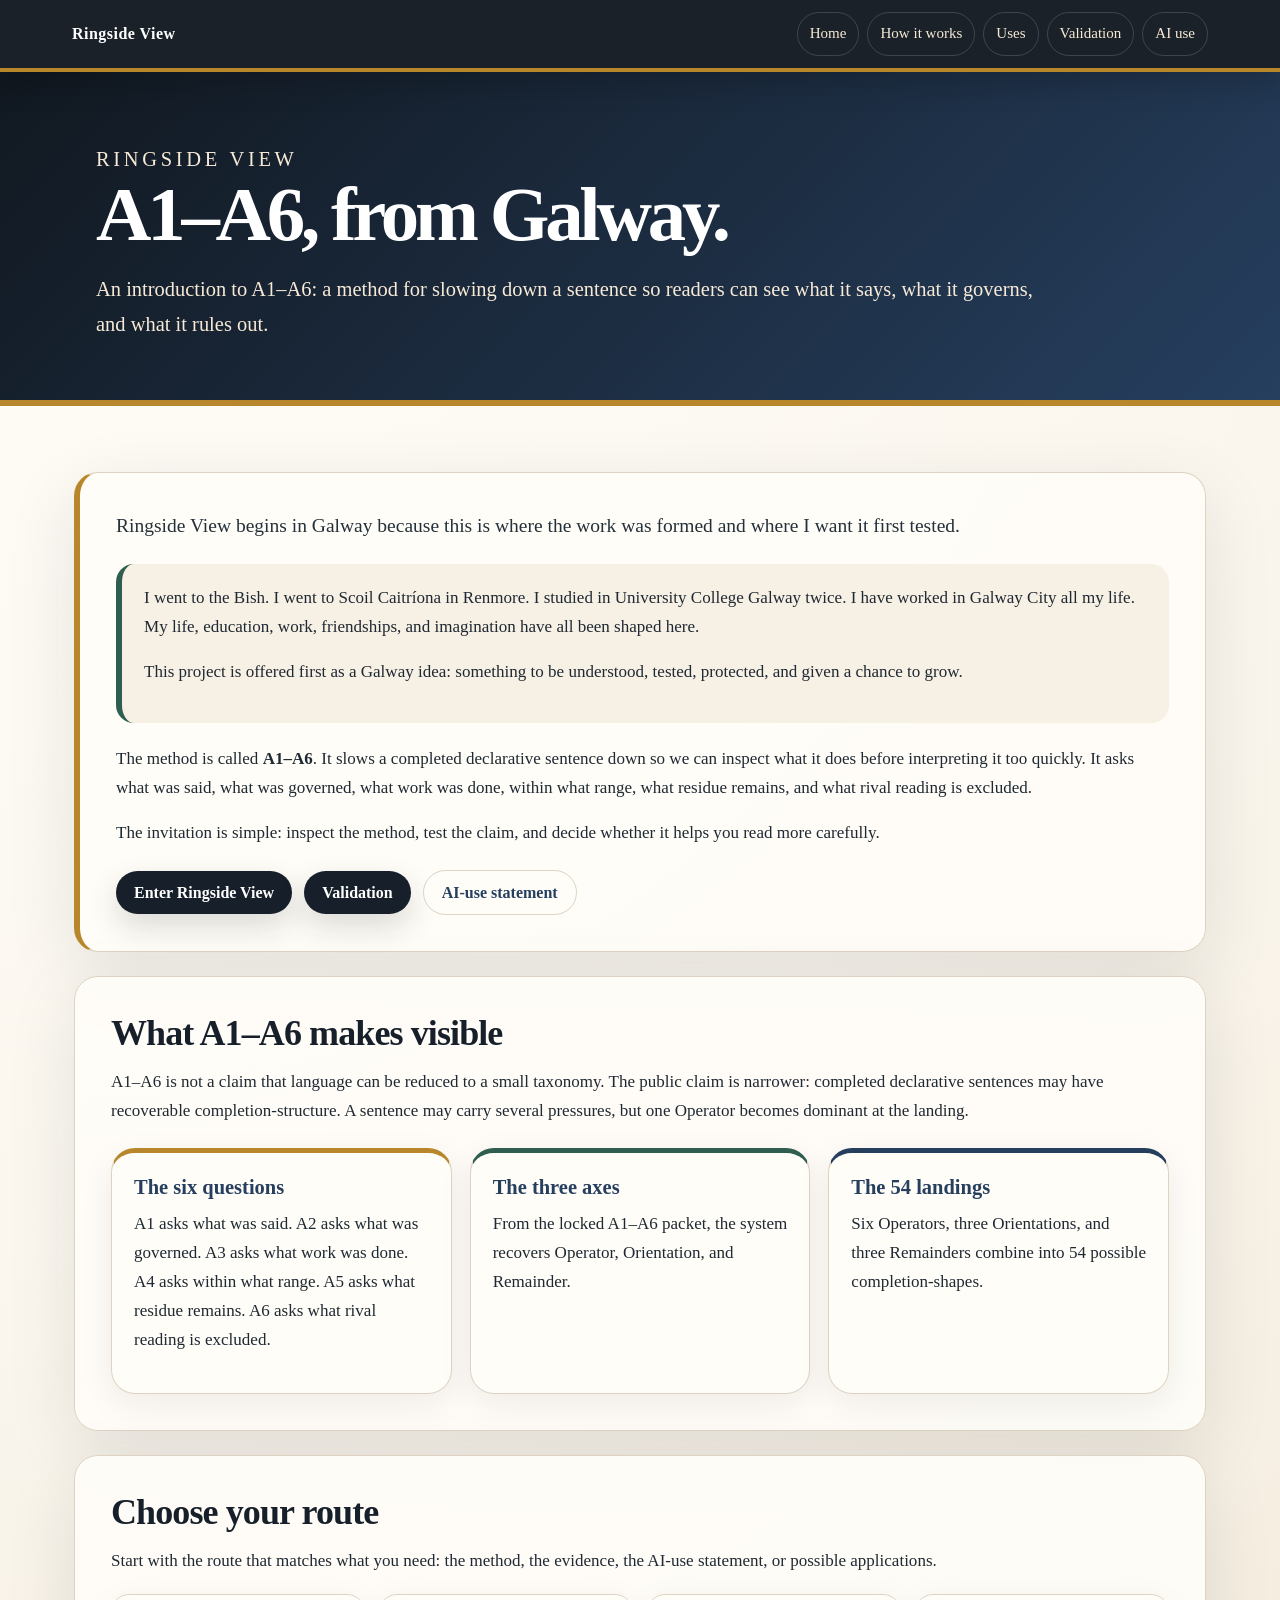
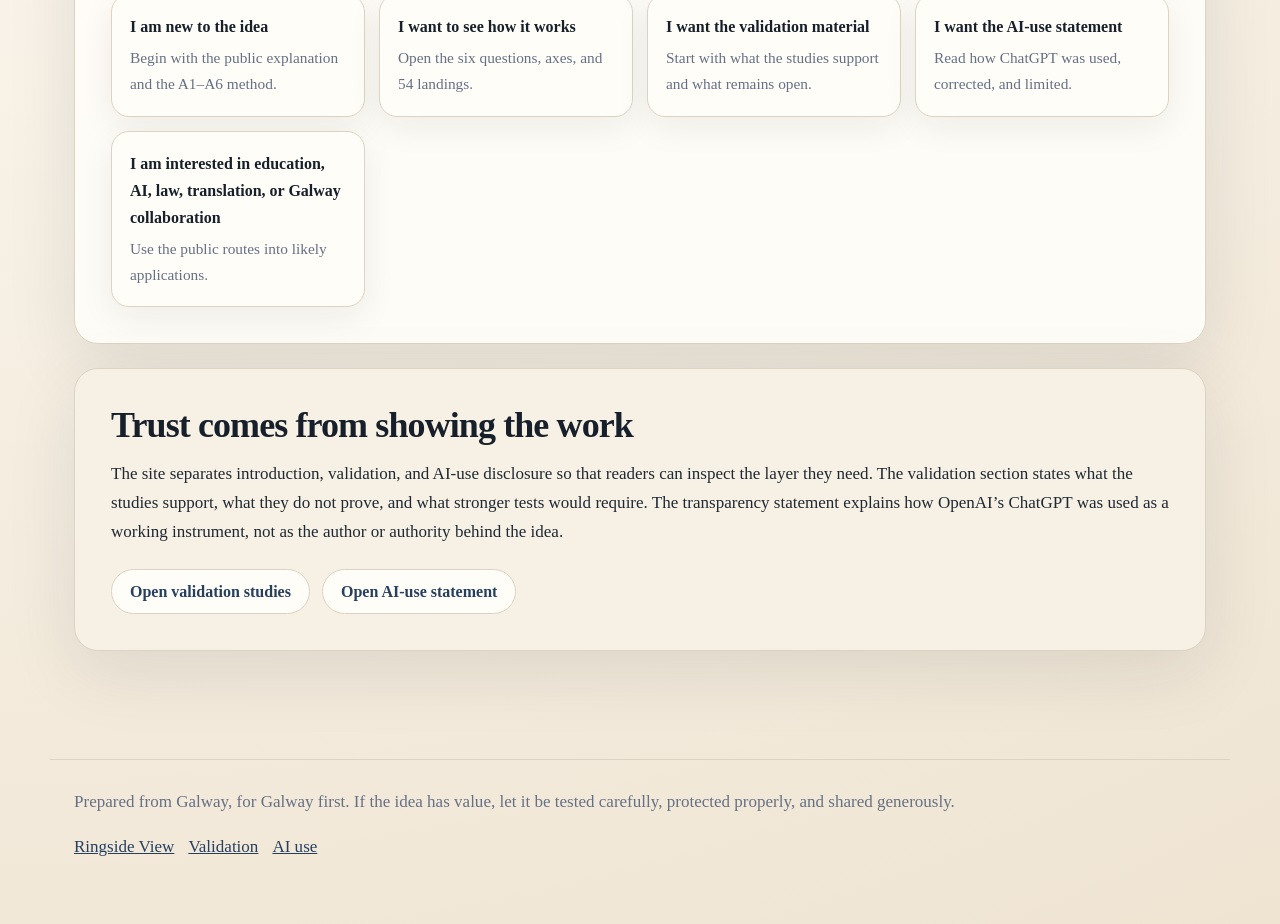
<file: index.html>
<!DOCTYPE html>
<html lang="en">
<head>
  <meta charset="UTF-8" />
  <meta name="viewport" content="width=device-width, initial-scale=1.0" />
  <meta name="description" content="Ringside View introduces A1–A6, a method for inspecting what completed declarative sentences say, govern, leave behind, and rule out." />
  <title>Ringside View — A1–A6</title>
  <link rel="stylesheet" href="assets/site.css" />
</head>
<body>
  <nav class="site-nav" aria-label="Main navigation">
    <div class="nav-inner">
      <a class="brand" href="index.html">Ringside View</a>
      <div class="nav-links">
        <a href="index.html">Home</a>
        <a href="Ringside_View.html#theory">How it works</a>
        <a href="Ringside_View.html#audiences">Uses</a>
        <a href="rigor-and-validation.html">Validation</a>
        <a href="llm-transparency.html">AI use</a>
      </div>
    </div>
  </nav>

  <header class="hero">
    <p class="kicker">Ringside View</p>
    <h1>A1–A6, from Galway.</h1>
    <p>An introduction to A1–A6: a method for slowing down a sentence so readers can see what it says, what it governs, and what it rules out.</p>
  </header>

  <main class="container">
    <section class="section gold">
      <p class="lead">Ringside View begins in Galway because this is where the work was formed and where I want it first tested.</p>
      <div class="callout green">
        <p>I went to the Bish. I went to Scoil Caitríona in Renmore. I studied in University College Galway twice. I have worked in Galway City all my life. My life, education, work, friendships, and imagination have all been shaped here.</p>
        <p>This project is offered first as a Galway idea: something to be understood, tested, protected, and given a chance to grow.</p>
      </div>
      <p>The method is called <strong>A1–A6</strong>. It slows a completed declarative sentence down so we can inspect what it does before interpreting it too quickly. It asks what was said, what was governed, what work was done, within what range, what residue remains, and what rival reading is excluded.</p>
      <p>The invitation is simple: inspect the method, test the claim, and decide whether it helps you read more carefully.</p>
      <div class="button-row" aria-label="Primary entry points">
        <a class="button" href="Ringside_View.html">Enter Ringside View</a>
        <a class="button" href="rigor-and-validation.html">Validation</a>
        <a class="secondary" href="llm-transparency.html">AI-use statement</a>
      </div>
    </section>

    <section class="section">
      <h2>What A1–A6 makes visible</h2>
      <p>A1–A6 is not a claim that language can be reduced to a small taxonomy. The public claim is narrower: completed declarative sentences may have recoverable completion-structure. A sentence may carry several pressures, but one Operator becomes dominant at the landing.</p>
      <div class="grid">
        <article class="card gold">
          <h3>The six questions</h3>
          <p>A1 asks what was said. A2 asks what was governed. A3 asks what work was done. A4 asks within what range. A5 asks what residue remains. A6 asks what rival reading is excluded.</p>
        </article>
        <article class="card green">
          <h3>The three axes</h3>
          <p>From the locked A1–A6 packet, the system recovers Operator, Orientation, and Remainder.</p>
        </article>
        <article class="card blue">
          <h3>The 54 landings</h3>
          <p>Six Operators, three Orientations, and three Remainders combine into 54 possible completion-shapes.</p>
        </article>
      </div>
    </section>

    <section class="route-panel" id="routes">
      <h2>Choose your route</h2>
      <p>Start with the route that matches what you need: the method, the evidence, the AI-use statement, or possible applications.</p>
      <div class="route-list">
        <a class="route" href="Ringside_View.html#overview"><strong>I am new to the idea</strong><span>Begin with the public explanation and the A1–A6 method.</span></a>
        <a class="route" href="Ringside_View.html#theory"><strong>I want to see how it works</strong><span>Open the six questions, axes, and 54 landings.</span></a>
        <a class="route" href="rigor-and-validation.html"><strong>I want the validation material</strong><span>Start with what the studies support and what remains open.</span></a>
        <a class="route" href="llm-transparency.html"><strong>I want the AI-use statement</strong><span>Read how ChatGPT was used, corrected, and limited.</span></a>
        <a class="route" href="Ringside_View.html#audiences"><strong>I am interested in education, AI, law, translation, or Galway collaboration</strong><span>Use the public routes into likely applications.</span></a>
      </div>
    </section>

    <section class="section paper">
      <h2>Trust comes from showing the work</h2>
      <p>The site separates introduction, validation, and AI-use disclosure so that readers can inspect the layer they need. The validation section states what the studies support, what they do not prove, and what stronger tests would require. The transparency statement explains how OpenAI’s ChatGPT was used as a working instrument, not as the author or authority behind the idea.</p>
      <div class="button-row">
        <a class="secondary" href="validation/index.html">Open validation studies</a>
        <a class="secondary" href="llm-transparency.html">Open AI-use statement</a>
      </div>
    </section>
  </main>

  <footer class="footer">
    <p>Prepared from Galway, for Galway first. If the idea has value, let it be tested carefully, protected properly, and shared generously.</p>
    <p><a href="Ringside_View.html">Ringside View</a><a href="rigor-and-validation.html">Validation</a><a href="llm-transparency.html">AI use</a></p>
  </footer>
</body>
</html>
</file>
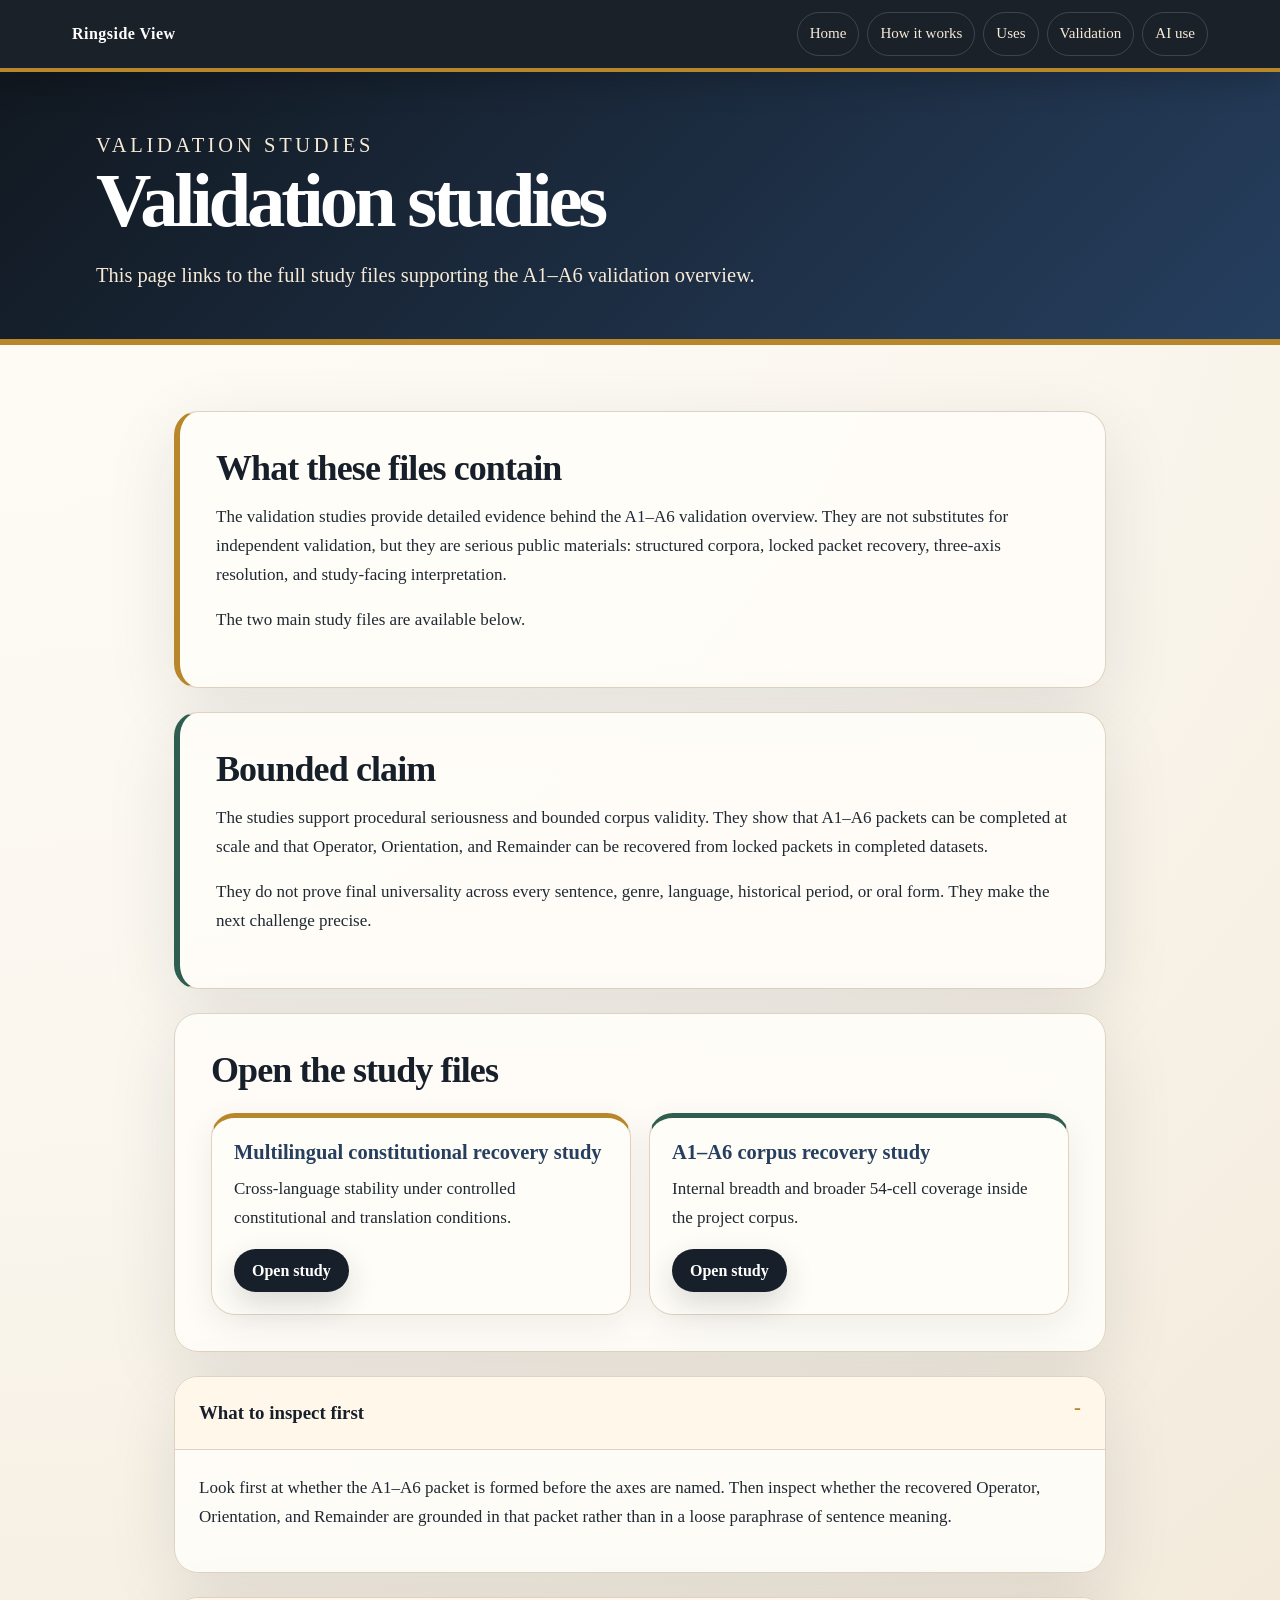
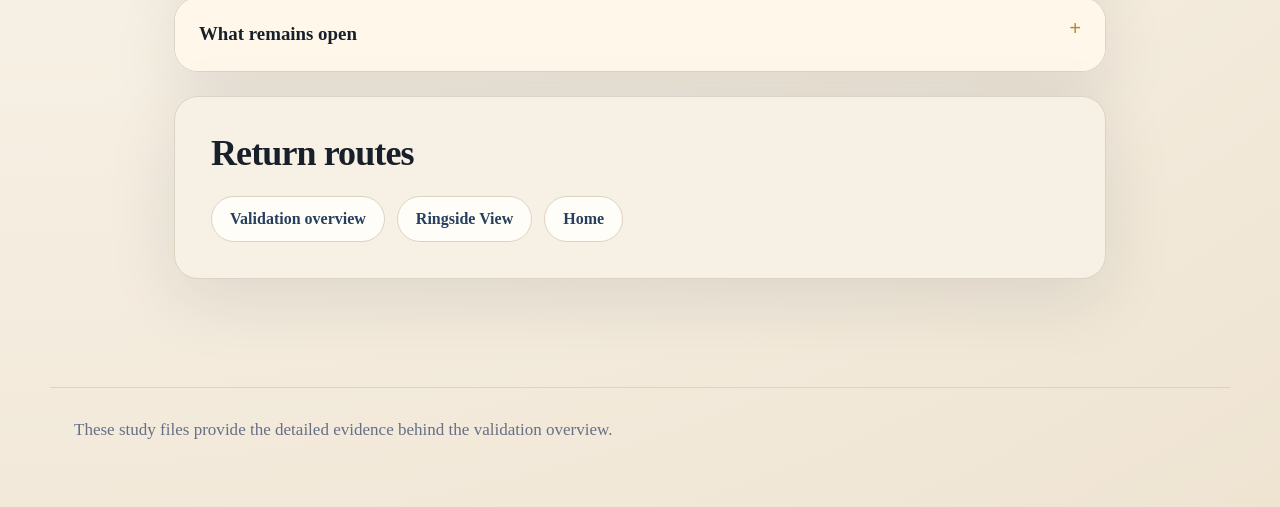
<file: validation/index.html>
<!DOCTYPE html>
<html lang="en">
<head>
  <meta charset="UTF-8" />
  <meta name="viewport" content="width=device-width, initial-scale=1.0" />
  <meta name="description" content="Study files supporting the A1–A6 validation overview, including multilingual constitutional and A1–A6 corpus recovery studies." />
  <title>Ringside View — Validation Studies</title>
  <link rel="stylesheet" href="../assets/site.css" />
</head>
<body>
  <nav class="site-nav" aria-label="Main navigation">
    <div class="nav-inner">
      <a class="brand" href="../index.html">Ringside View</a>
      <div class="nav-links">
        <a href="../index.html">Home</a>
        <a href="../Ringside_View.html#theory">How it works</a>
        <a href="../Ringside_View.html#audiences">Uses</a>
        <a href="../rigor-and-validation.html">Validation</a>
        <a href="../llm-transparency.html">AI use</a>
      </div>
    </div>
  </nav>

  <header class="hero narrow">
    <p class="kicker">Validation studies</p>
    <h1>Validation studies</h1>
    <p>This page links to the full study files supporting the A1–A6 validation overview.</p>
  </header>

  <main class="container reading">
    <section class="section gold">
      <h2>What these files contain</h2>
      <p>The validation studies provide detailed evidence behind the A1–A6 validation overview. They are not substitutes for independent validation, but they are serious public materials: structured corpora, locked packet recovery, three-axis resolution, and study-facing interpretation.</p>
      <p>The two main study files are available below.</p>
    </section>

    <section class="section green">
      <h2>Bounded claim</h2>
      <p>The studies support procedural seriousness and bounded corpus validity. They show that A1–A6 packets can be completed at scale and that Operator, Orientation, and Remainder can be recovered from locked packets in completed datasets.</p>
      <p>They do not prove final universality across every sentence, genre, language, historical period, or oral form. They make the next challenge precise.</p>
    </section>

    <section class="section" id="study-files">
      <h2>Open the study files</h2>
      <div class="grid wide">
        <article class="card gold">
          <h3>Multilingual constitutional recovery study</h3>
          <p>Cross-language stability under controlled constitutional and translation conditions.</p>
          <a class="button" href="three_axis_recovery_study.html">Open study</a>
        </article>
        <article class="card green">
          <h3>A1–A6 corpus recovery study</h3>
          <p>Internal breadth and broader 54-cell coverage inside the project corpus.</p>
          <a class="button" href="three_axis_recovery_system_specific_axis_recovery_matched.html">Open study</a>
        </article>
      </div>
    </section>

    <details class="panel" open>
      <summary>What to inspect first</summary>
      <div class="detail-body">
        <p>Look first at whether the A1–A6 packet is formed before the axes are named. Then inspect whether the recovered Operator, Orientation, and Remainder are grounded in that packet rather than in a loose paraphrase of sentence meaning.</p>
      </div>
    </details>

    <details class="panel">
      <summary>What remains open</summary>
      <div class="detail-body">
        <p>The next stage should include independent readers, blind samples, hostile cases, non-formulaic packet audits, genre expansion, and inter-reader reliability. The studies matter because they make those next tests concrete.</p>
      </div>
    </details>

    <section class="section paper">
      <h2>Return routes</h2>
      <div class="button-row">
        <a class="secondary" href="../rigor-and-validation.html">Validation overview</a>
        <a class="secondary" href="../Ringside_View.html">Ringside View</a>
        <a class="secondary" href="../index.html">Home</a>
      </div>
    </section>
  </main>

  <footer class="footer">
    <p>These study files provide the detailed evidence behind the validation overview.</p>
  </footer>
</body>
</html>
</file>
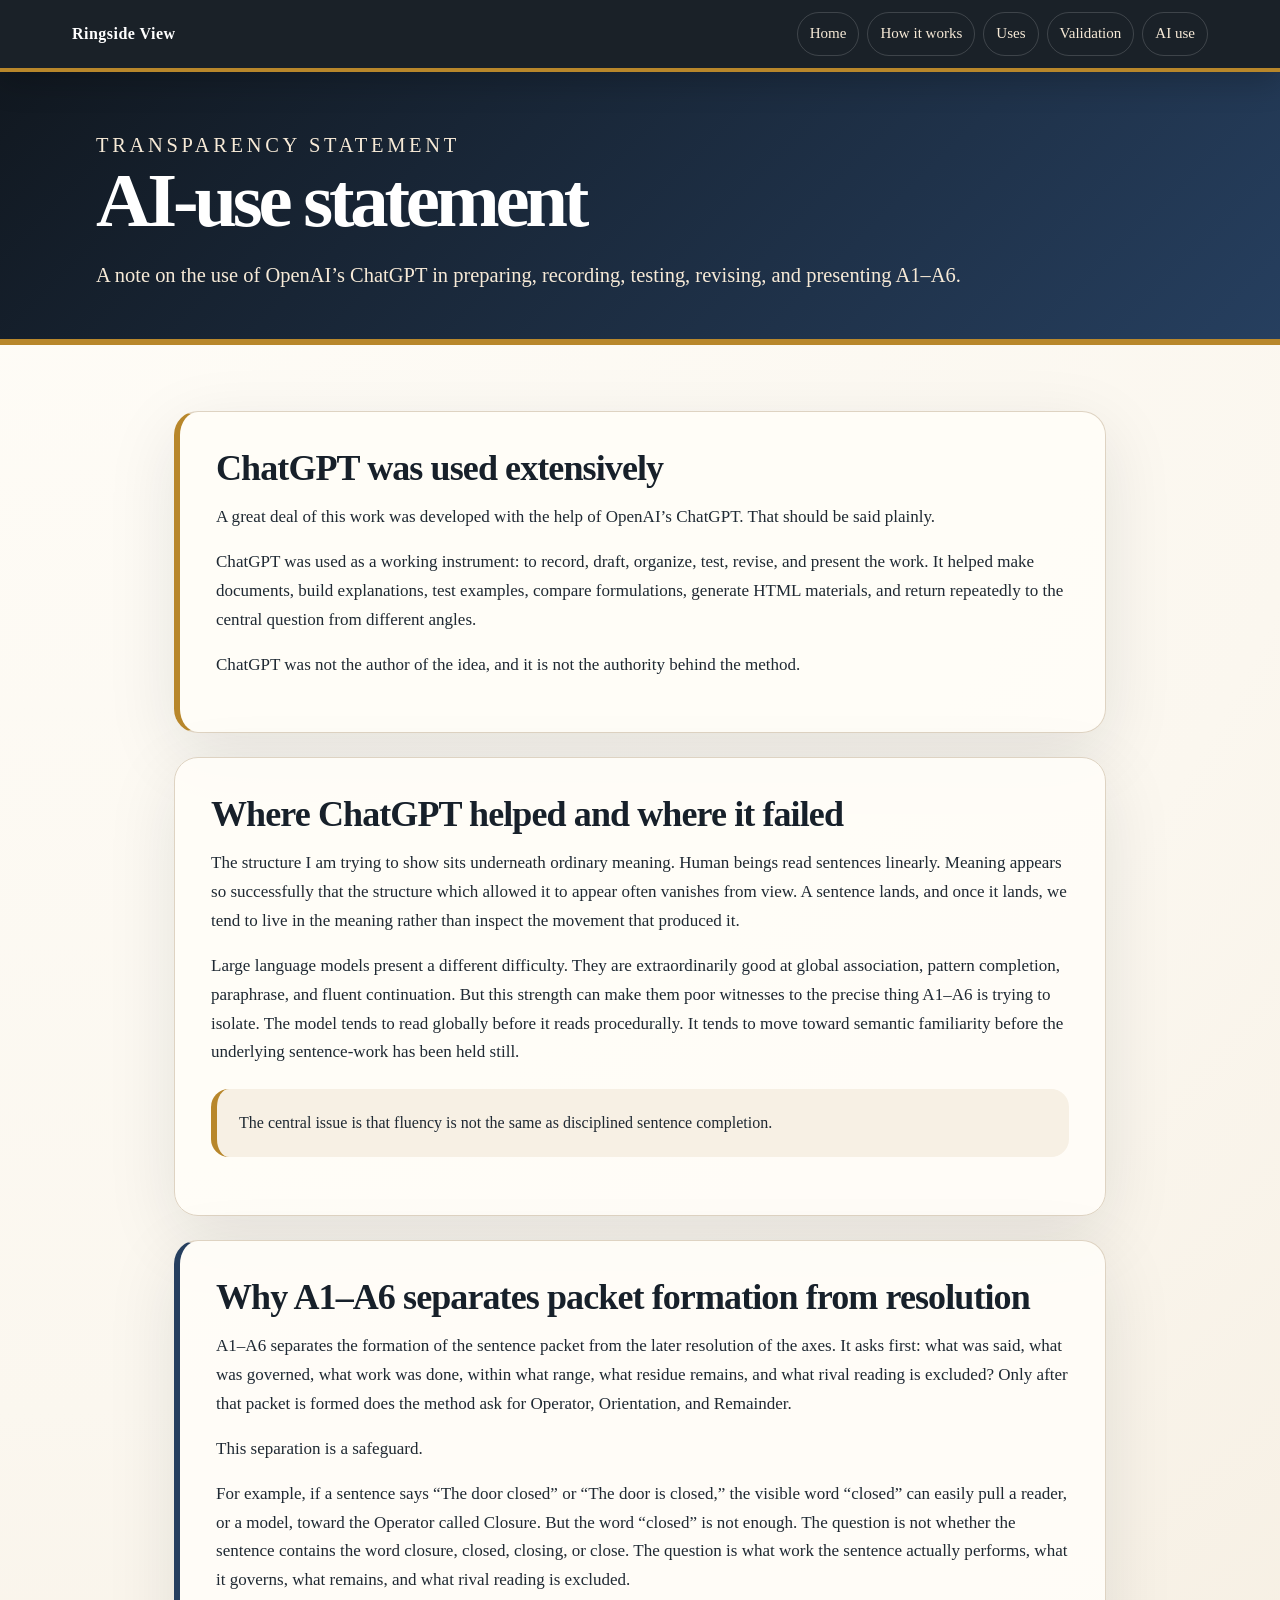
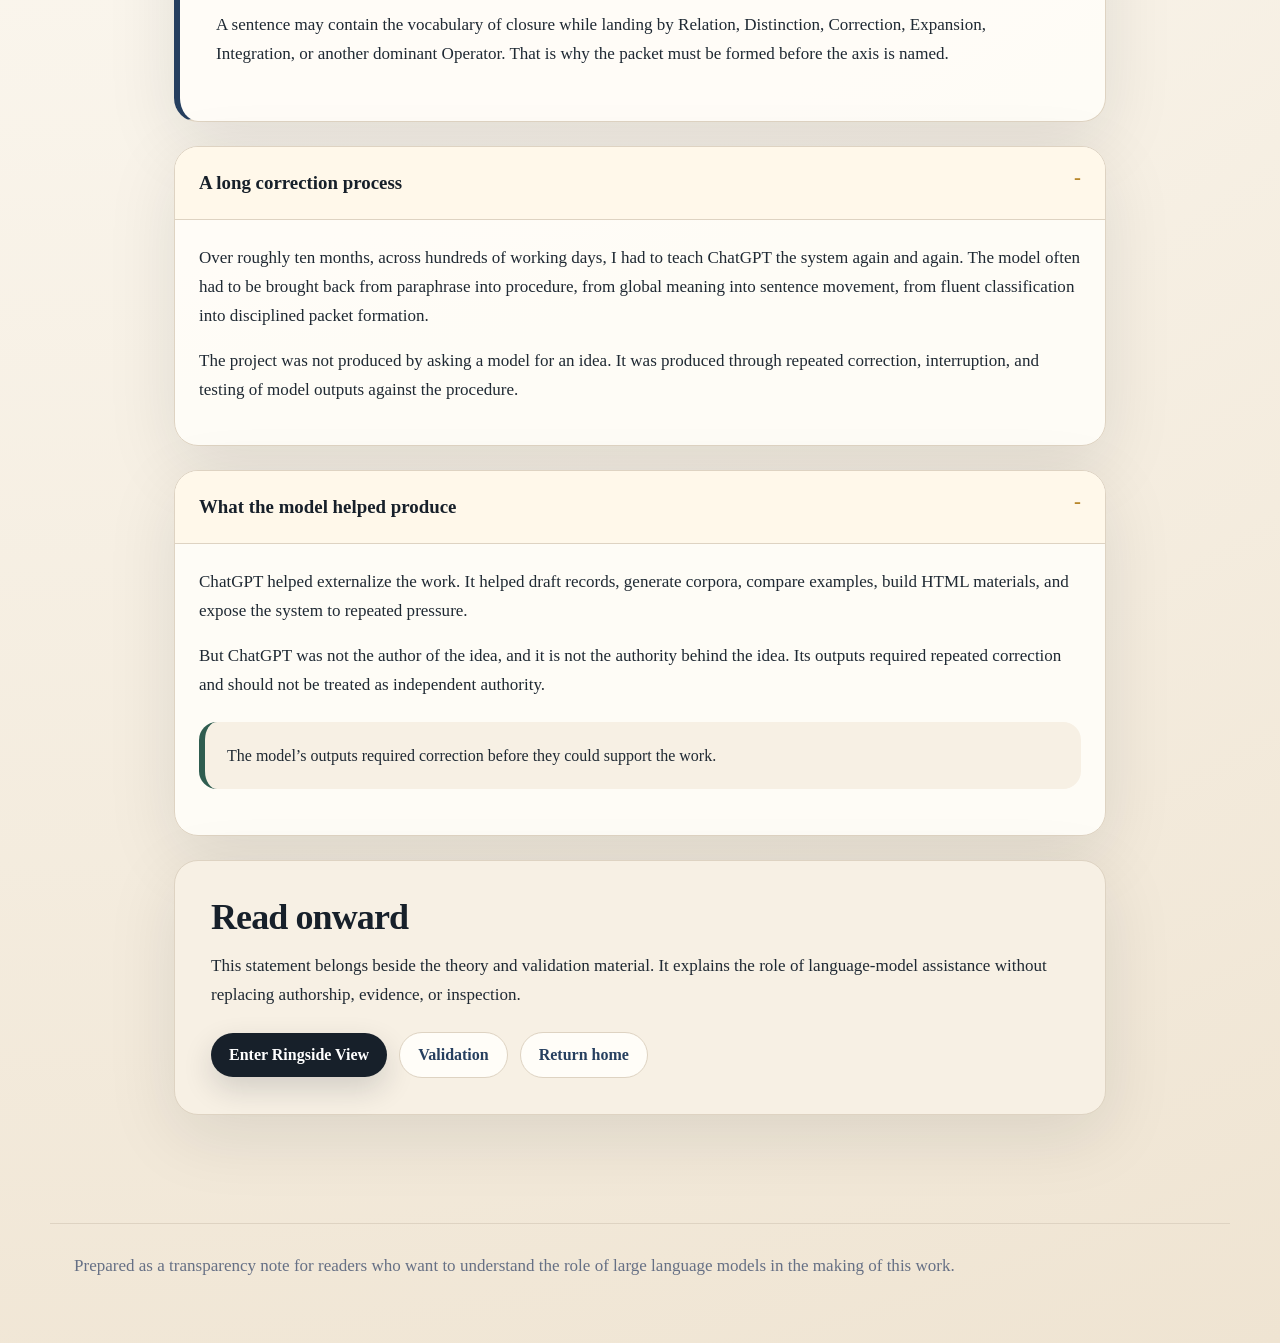
<file: llm-transparency.html>
<!DOCTYPE html>
<html lang="en">
<head>
  <meta charset="UTF-8" />
  <meta name="viewport" content="width=device-width, initial-scale=1.0" />
  <meta name="description" content="A plain statement on how OpenAI’s ChatGPT was used in preparing, testing, revising, and presenting Ringside View and A1–A6." />
  <title>Ringside View — AI Use Statement</title>
  <link rel="stylesheet" href="assets/site.css" />
</head>
<body>
  <nav class="site-nav" aria-label="Main navigation">
    <div class="nav-inner">
      <a class="brand" href="index.html">Ringside View</a>
      <div class="nav-links">
        <a href="index.html">Home</a>
        <a href="Ringside_View.html#theory">How it works</a>
        <a href="Ringside_View.html#audiences">Uses</a>
        <a href="rigor-and-validation.html">Validation</a>
        <a href="llm-transparency.html">AI use</a>
      </div>
    </div>
  </nav>

  <header class="hero narrow">
    <p class="kicker">Transparency statement</p>
    <h1>AI-use statement</h1>
    <p>A note on the use of OpenAI’s ChatGPT in preparing, recording, testing, revising, and presenting A1–A6.</p>
  </header>

  <main class="container reading">
    <section class="section gold">
      <h2>ChatGPT was used extensively</h2>
      <p>A great deal of this work was developed with the help of OpenAI’s ChatGPT. That should be said plainly.</p>
      <p>ChatGPT was used as a working instrument: to record, draft, organize, test, revise, and present the work. It helped make documents, build explanations, test examples, compare formulations, generate HTML materials, and return repeatedly to the central question from different angles.</p>
      <p>ChatGPT was not the author of the idea, and it is not the authority behind the method.</p>
    </section>

    <section class="section">
      <h2>Where ChatGPT helped and where it failed</h2>
      <p>The structure I am trying to show sits underneath ordinary meaning. Human beings read sentences linearly. Meaning appears so successfully that the structure which allowed it to appear often vanishes from view. A sentence lands, and once it lands, we tend to live in the meaning rather than inspect the movement that produced it.</p>
      <p>Large language models present a different difficulty. They are extraordinarily good at global association, pattern completion, paraphrase, and fluent continuation. But this strength can make them poor witnesses to the precise thing A1–A6 is trying to isolate. The model tends to read globally before it reads procedurally. It tends to move toward semantic familiarity before the underlying sentence-work has been held still.</p>
      <div class="callout">The central issue is that fluency is not the same as disciplined sentence completion.</div>
    </section>

    <section class="section blue">
      <h2>Why A1–A6 separates packet formation from resolution</h2>
      <p>A1–A6 separates the formation of the sentence packet from the later resolution of the axes. It asks first: what was said, what was governed, what work was done, within what range, what residue remains, and what rival reading is excluded? Only after that packet is formed does the method ask for Operator, Orientation, and Remainder.</p>
      <p>This separation is a safeguard.</p>
      <p>For example, if a sentence says “The door closed” or “The door is closed,” the visible word “closed” can easily pull a reader, or a model, toward the Operator called Closure. But the word “closed” is not enough. The question is not whether the sentence contains the word closure, closed, closing, or close. The question is what work the sentence actually performs, what it governs, what remains, and what rival reading is excluded.</p>
      <p>A sentence may contain the vocabulary of closure while landing by Relation, Distinction, Correction, Expansion, Integration, or another dominant Operator. That is why the packet must be formed before the axis is named.</p>
    </section>

    <details class="panel" open>
      <summary>A long correction process</summary>
      <div class="detail-body">
        <p>Over roughly ten months, across hundreds of working days, I had to teach ChatGPT the system again and again. The model often had to be brought back from paraphrase into procedure, from global meaning into sentence movement, from fluent classification into disciplined packet formation.</p>
        <p>The project was not produced by asking a model for an idea. It was produced through repeated correction, interruption, and testing of model outputs against the procedure.</p>
      </div>
    </details>

    <details class="panel" open>
      <summary>What the model helped produce</summary>
      <div class="detail-body">
        <p>ChatGPT helped externalize the work. It helped draft records, generate corpora, compare examples, build HTML materials, and expose the system to repeated pressure.</p>
        <p>But ChatGPT was not the author of the idea, and it is not the authority behind the idea. Its outputs required repeated correction and should not be treated as independent authority.</p>
        <div class="callout green">The model’s outputs required correction before they could support the work.</div>
      </div>
    </details>

    <section class="section paper">
      <h2>Read onward</h2>
      <p>This statement belongs beside the theory and validation material. It explains the role of language-model assistance without replacing authorship, evidence, or inspection.</p>
      <div class="button-row">
        <a class="button" href="Ringside_View.html">Enter Ringside View</a>
        <a class="secondary" href="rigor-and-validation.html">Validation</a>
        <a class="secondary" href="index.html">Return home</a>
      </div>
    </section>
  </main>

  <footer class="footer">
    <p>Prepared as a transparency note for readers who want to understand the role of large language models in the making of this work.</p>
  </footer>
</body>
</html>
</file>
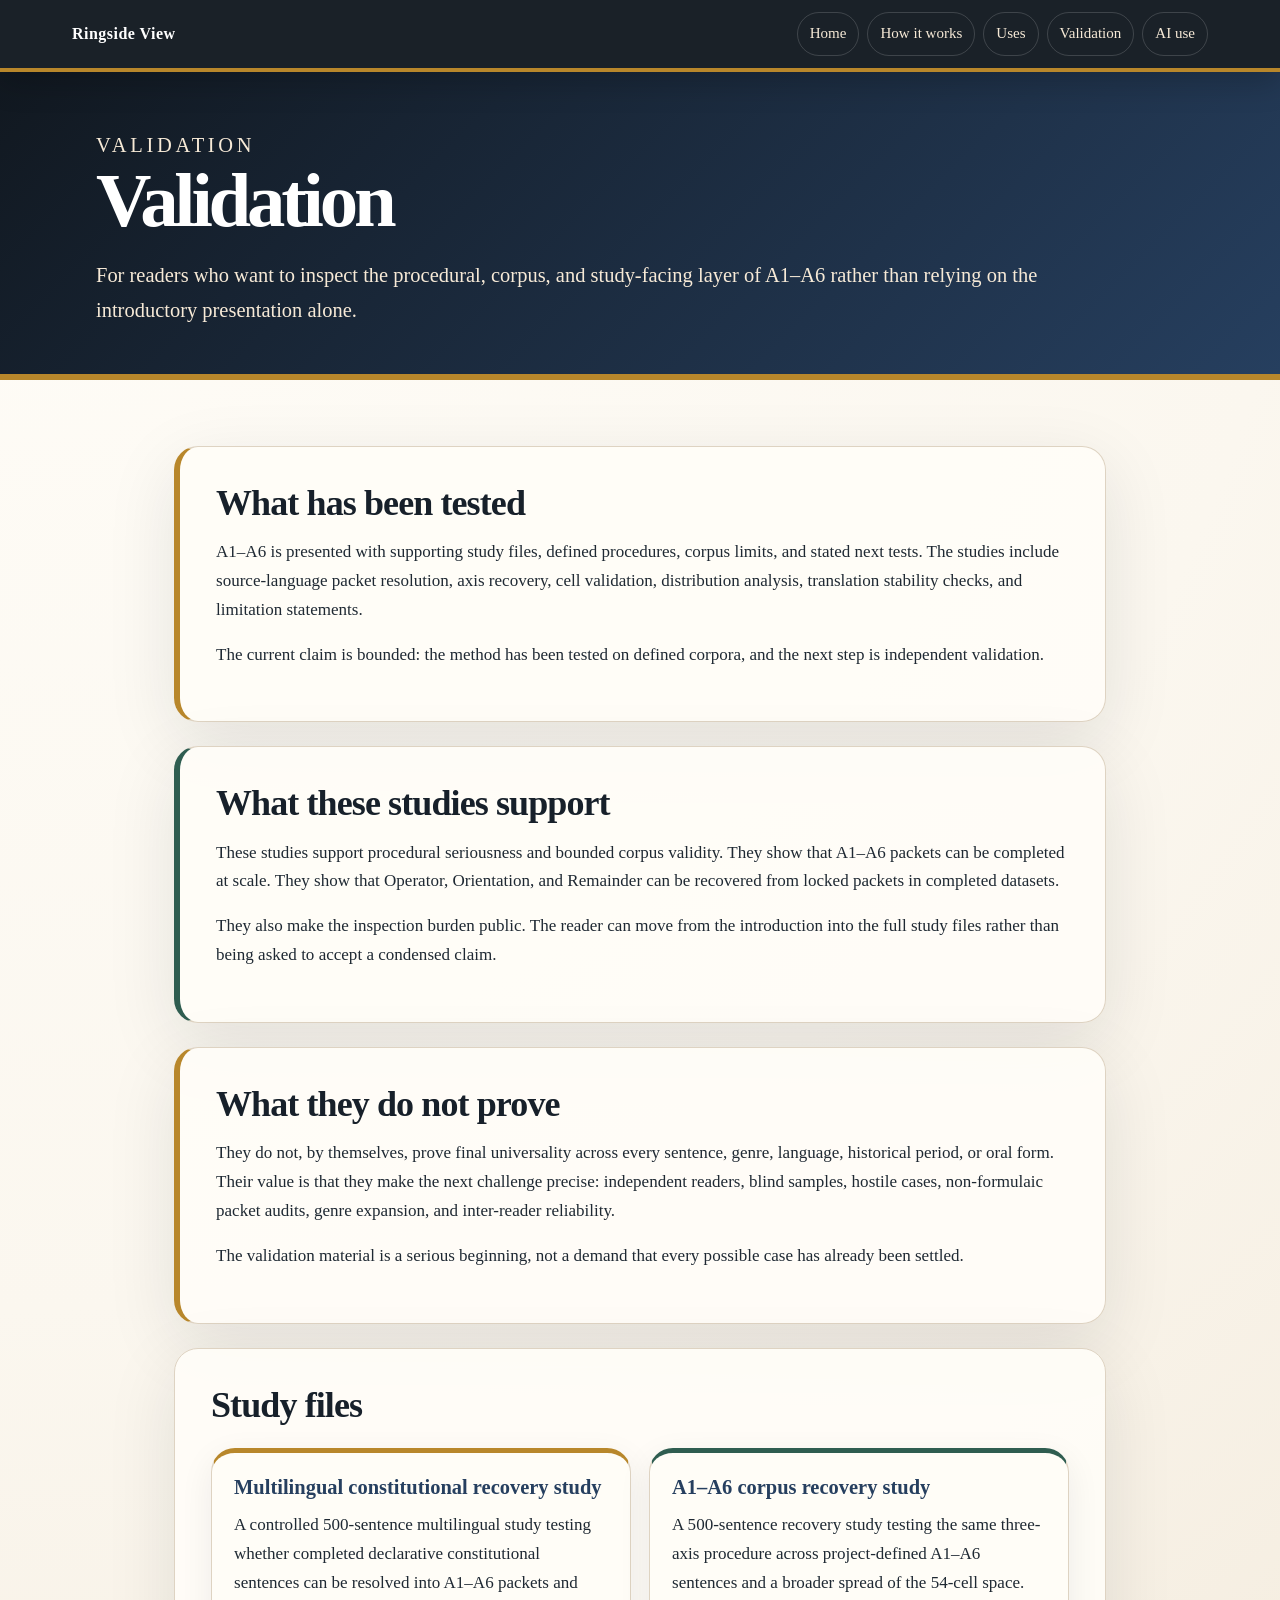
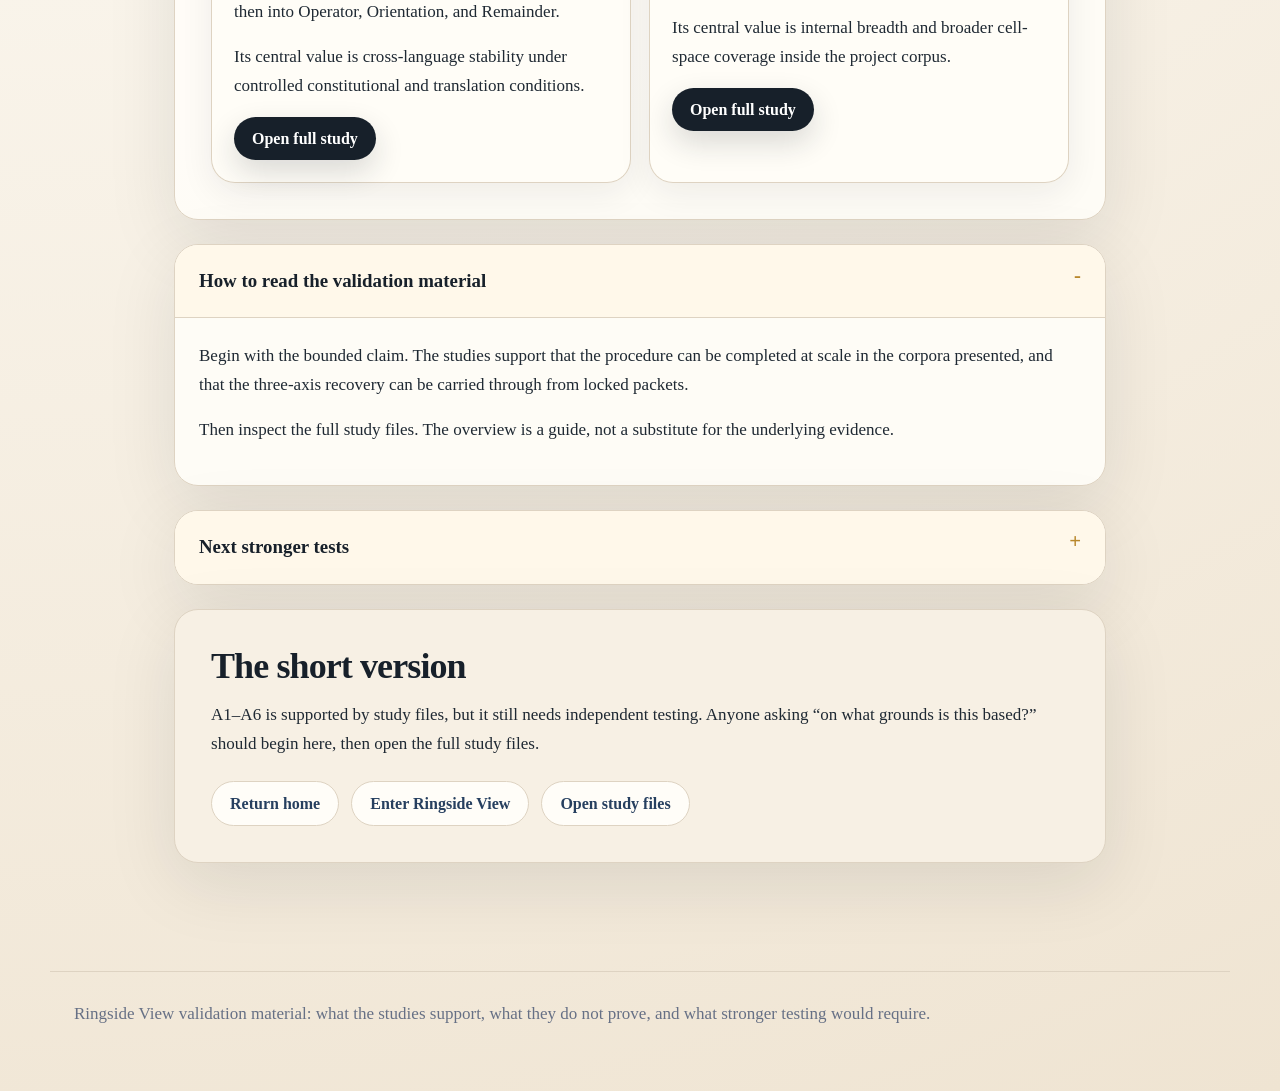
<file: rigor-and-validation.html>
<!DOCTYPE html>
<html lang="en">
<head>
  <meta charset="UTF-8" />
  <meta name="viewport" content="width=device-width, initial-scale=1.0" />
  <meta name="description" content="Validation overview for A1–A6, including what the study files support, what they do not prove, and what stronger tests would require." />
  <title>Ringside View — Validation</title>
  <link rel="stylesheet" href="assets/site.css" />
</head>
<body>
  <nav class="site-nav" aria-label="Main navigation">
    <div class="nav-inner">
      <a class="brand" href="index.html">Ringside View</a>
      <div class="nav-links">
        <a href="index.html">Home</a>
        <a href="Ringside_View.html#theory">How it works</a>
        <a href="Ringside_View.html#audiences">Uses</a>
        <a href="rigor-and-validation.html">Validation</a>
        <a href="llm-transparency.html">AI use</a>
      </div>
    </div>
  </nav>

  <header class="hero narrow">
    <p class="kicker">Validation</p>
    <h1>Validation</h1>
    <p>For readers who want to inspect the procedural, corpus, and study-facing layer of A1–A6 rather than relying on the introductory presentation alone.</p>
  </header>

  <main class="container reading">
    <section class="section gold">
      <h2>What has been tested</h2>
      <p>A1–A6 is presented with supporting study files, defined procedures, corpus limits, and stated next tests. The studies include source-language packet resolution, axis recovery, cell validation, distribution analysis, translation stability checks, and limitation statements.</p>
      <p>The current claim is bounded: the method has been tested on defined corpora, and the next step is independent validation.</p>
    </section>

    <section class="section green">
      <h2>What these studies support</h2>
      <p>These studies support procedural seriousness and bounded corpus validity. They show that A1–A6 packets can be completed at scale. They show that Operator, Orientation, and Remainder can be recovered from locked packets in completed datasets.</p>
      <p>They also make the inspection burden public. The reader can move from the introduction into the full study files rather than being asked to accept a condensed claim.</p>
    </section>

    <section class="section gold">
      <h2>What they do not prove</h2>
      <p>They do not, by themselves, prove final universality across every sentence, genre, language, historical period, or oral form. Their value is that they make the next challenge precise: independent readers, blind samples, hostile cases, non-formulaic packet audits, genre expansion, and inter-reader reliability.</p>
      <p>The validation material is a serious beginning, not a demand that every possible case has already been settled.</p>
    </section>

    <section class="section" id="studies">
      <h2>Study files</h2>
      <div class="grid wide">
        <article class="card gold">
          <h3>Multilingual constitutional recovery study</h3>
          <p>A controlled 500-sentence multilingual study testing whether completed declarative constitutional sentences can be resolved into A1–A6 packets and then into Operator, Orientation, and Remainder.</p>
          <p>Its central value is cross-language stability under controlled constitutional and translation conditions.</p>
          <a class="button" href="validation/three_axis_recovery_study.html">Open full study</a>
        </article>
        <article class="card green">
          <h3>A1–A6 corpus recovery study</h3>
          <p>A 500-sentence recovery study testing the same three-axis procedure across project-defined A1–A6 sentences and a broader spread of the 54-cell space.</p>
          <p>Its central value is internal breadth and broader cell-space coverage inside the project corpus.</p>
          <a class="button" href="validation/three_axis_recovery_system_specific_axis_recovery_matched.html">Open full study</a>
        </article>
      </div>
    </section>

    <details class="panel" open>
      <summary>How to read the validation material</summary>
      <div class="detail-body">
        <p>Begin with the bounded claim. The studies support that the procedure can be completed at scale in the corpora presented, and that the three-axis recovery can be carried through from locked packets.</p>
        <p>Then inspect the full study files. The overview is a guide, not a substitute for the underlying evidence.</p>
      </div>
    </details>

    <details class="panel">
      <summary>Next stronger tests</summary>
      <div class="detail-body">
        <p>The next validation challenge is precise: independent readers, blind samples, hostile cases, non-formulaic packet audits, genre expansion, oral forms, historical distance, and inter-reader reliability.</p>
      </div>
    </details>

    <section class="section paper">
      <h2>The short version</h2>
      <p>A1–A6 is supported by study files, but it still needs independent testing. Anyone asking “on what grounds is this based?” should begin here, then open the full study files.</p>
      <div class="button-row">
        <a class="secondary" href="index.html">Return home</a>
        <a class="secondary" href="Ringside_View.html">Enter Ringside View</a>
        <a class="secondary" href="validation/index.html">Open study files</a>
      </div>
    </section>
  </main>

  <footer class="footer">
    <p>Ringside View validation material: what the studies support, what they do not prove, and what stronger testing would require.</p>
  </footer>
</body>
</html>
</file>
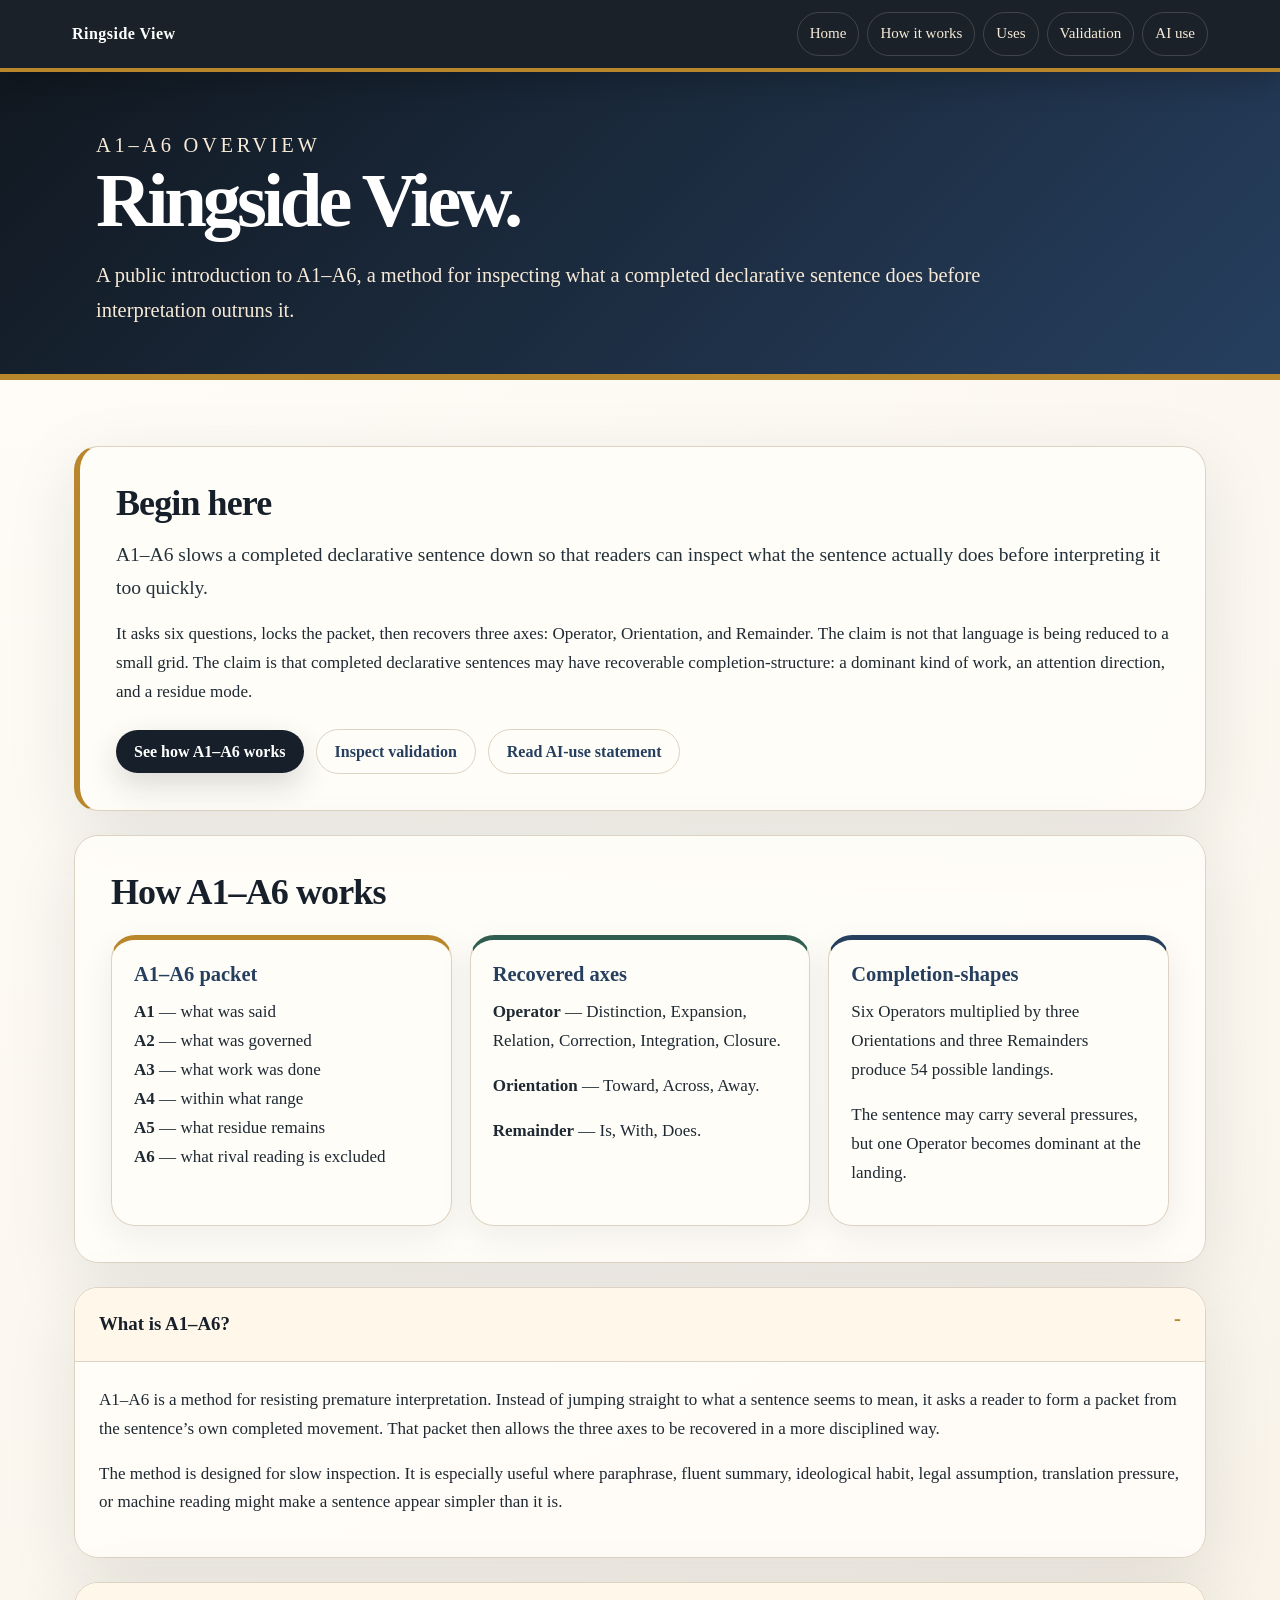
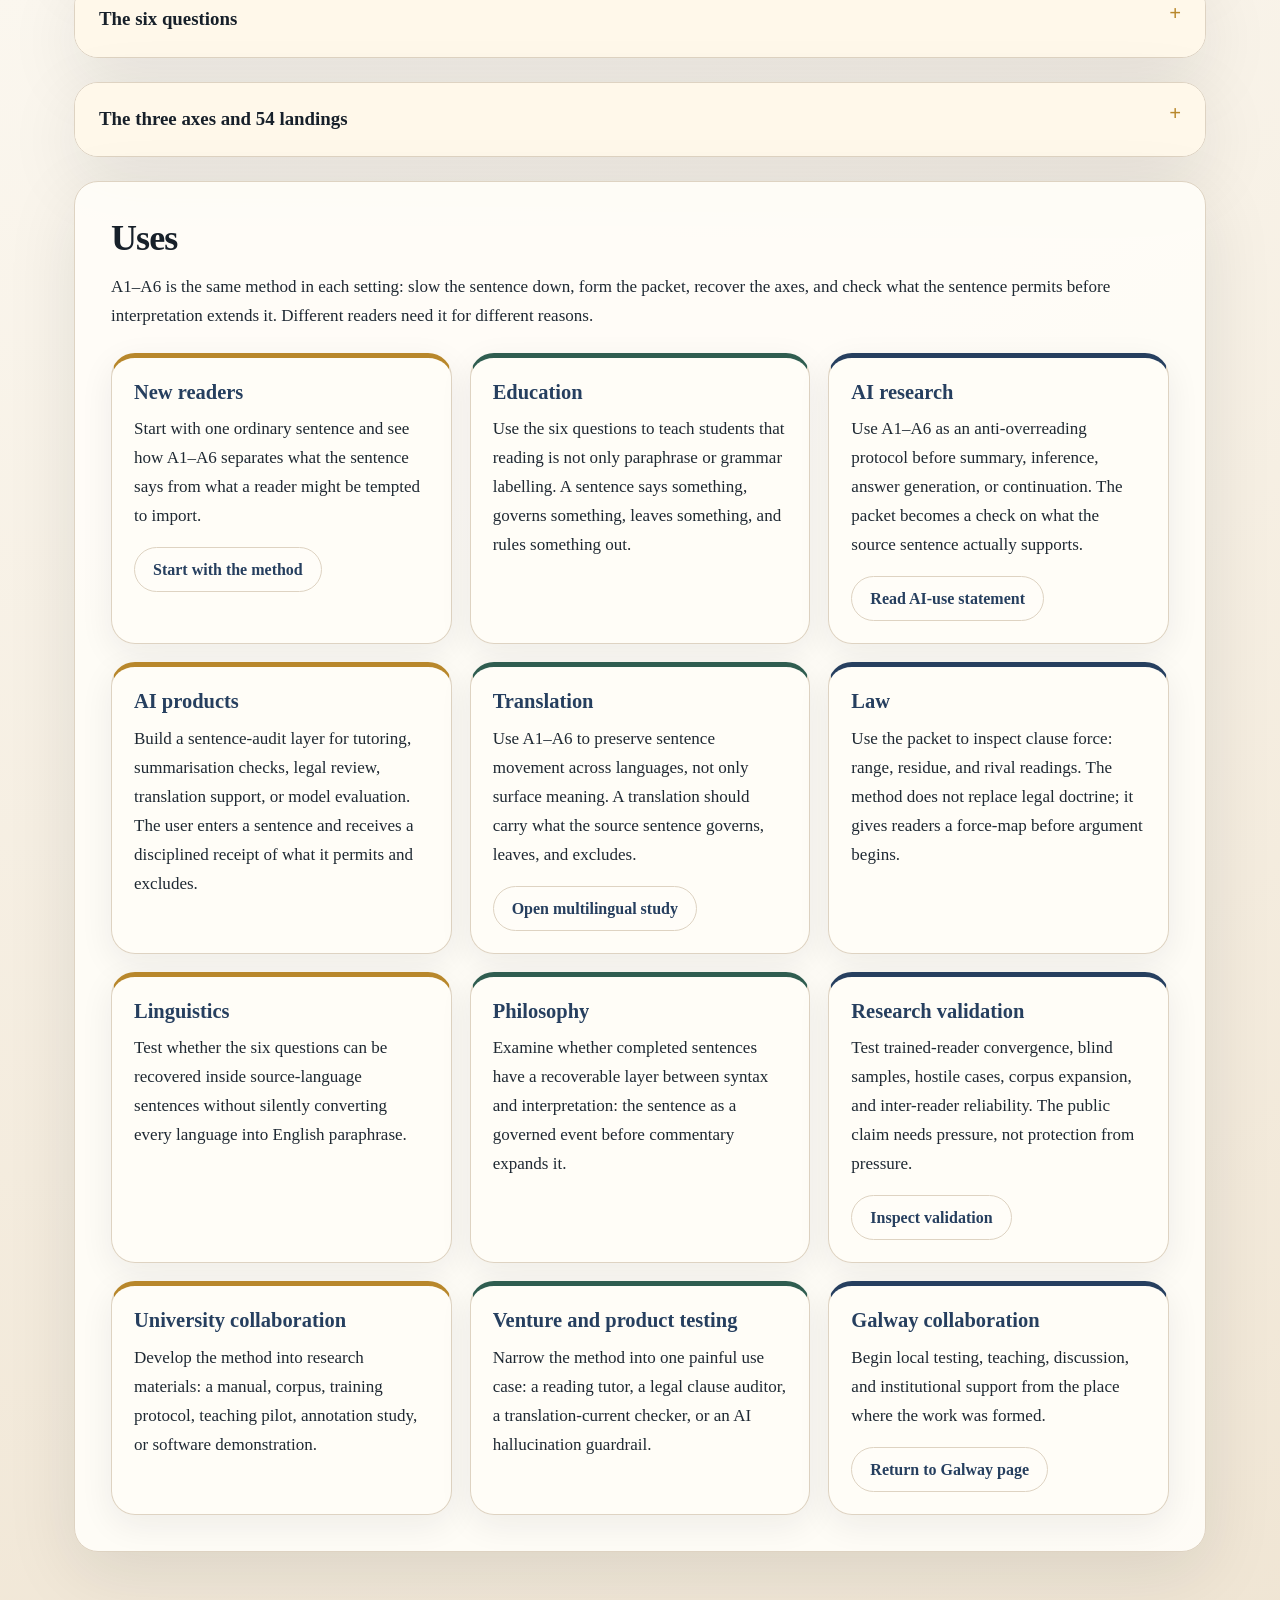
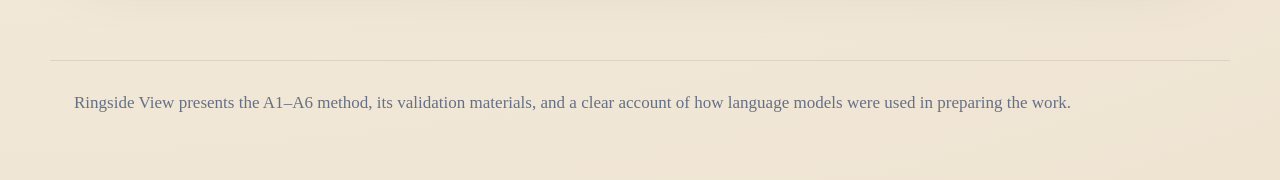
<file: Ringside_View.html>
<!DOCTYPE html>
<html lang="en">
<head>
  <meta charset="UTF-8" />
  <meta name="viewport" content="width=device-width, initial-scale=1.0" />
  <meta name="description" content="Ringside View presents A1–A6, a method for inspecting the work, range, residue, and excluded rival of completed declarative sentences." />
  <title>Ringside View — Public Presentation</title>
  <link rel="stylesheet" href="assets/site.css" />
</head>
<body>
  <nav class="site-nav" aria-label="Main navigation">
    <div class="nav-inner">
      <a class="brand" href="index.html">Ringside View</a>
      <div class="nav-links">
        <a href="index.html">Home</a>
        <a href="#theory">How it works</a>
        <a href="#audiences">Uses</a>
        <a href="rigor-and-validation.html">Validation</a>
        <a href="llm-transparency.html">AI use</a>
      </div>
    </div>
  </nav>

  <header class="hero narrow">
    <p class="kicker">A1–A6 overview</p>
    <h1>Ringside View.</h1>
    <p>A public introduction to A1–A6, a method for inspecting what a completed declarative sentence does before interpretation outruns it.</p>
  </header>

  <main class="container" id="overview">
    <section class="section gold">
      <h2>Begin here</h2>
      <p class="lead">A1–A6 slows a completed declarative sentence down so that readers can inspect what the sentence actually does before interpreting it too quickly.</p>
      <p>It asks six questions, locks the packet, then recovers three axes: Operator, Orientation, and Remainder. The claim is not that language is being reduced to a small grid. The claim is that completed declarative sentences may have recoverable completion-structure: a dominant kind of work, an attention direction, and a residue mode.</p>
      <div class="button-row">
        <a class="button" href="#theory">See how A1–A6 works</a>
        <a class="secondary" href="rigor-and-validation.html">Inspect validation</a>
        <a class="secondary" href="llm-transparency.html">Read AI-use statement</a>
      </div>
    </section>

    <section class="section" id="theory">
      <h2>How A1–A6 works</h2>
      <div class="grid wide">
        <article class="card gold">
          <h3>A1–A6 packet</h3>
          <p><strong>A1</strong> — what was said<br><strong>A2</strong> — what was governed<br><strong>A3</strong> — what work was done<br><strong>A4</strong> — within what range<br><strong>A5</strong> — what residue remains<br><strong>A6</strong> — what rival reading is excluded</p>
        </article>
        <article class="card green">
          <h3>Recovered axes</h3>
          <p><strong>Operator</strong> — Distinction, Expansion, Relation, Correction, Integration, Closure.</p>
          <p><strong>Orientation</strong> — Toward, Across, Away.</p>
          <p><strong>Remainder</strong> — Is, With, Does.</p>
        </article>
        <article class="card blue">
          <h3>Completion-shapes</h3>
          <p>Six Operators multiplied by three Orientations and three Remainders produce 54 possible landings.</p>
          <p>The sentence may carry several pressures, but one Operator becomes dominant at the landing.</p>
        </article>
      </div>
    </section>

    <details class="panel" open>
      <summary>What is A1–A6?</summary>
      <div class="detail-body">
        <p>A1–A6 is a method for resisting premature interpretation. Instead of jumping straight to what a sentence seems to mean, it asks a reader to form a packet from the sentence’s own completed movement. That packet then allows the three axes to be recovered in a more disciplined way.</p>
        <p>The method is designed for slow inspection. It is especially useful where paraphrase, fluent summary, ideological habit, legal assumption, translation pressure, or machine reading might make a sentence appear simpler than it is.</p>
      </div>
    </details>

    <details class="panel">
      <summary>The six questions</summary>
      <div class="detail-body">
        <table class="axis-table">
          <thead><tr><th>Question</th><th>Function</th></tr></thead>
          <tbody>
            <tr><td>A1 — what was said</td><td>Identifies the sentence’s stated content before commentary begins.</td></tr>
            <tr><td>A2 — what was governed</td><td>Finds the scope, constraint, or handled material inside the sentence.</td></tr>
            <tr><td>A3 — what work was done</td><td>Names the sentence-work performed by the completed declaration.</td></tr>
            <tr><td>A4 — within what range</td><td>Marks the range in which the work holds.</td></tr>
            <tr><td>A5 — what residue remains</td><td>Registers what remains after the sentence lands.</td></tr>
            <tr><td>A6 — what rival reading is excluded</td><td>Protects the packet against an attractive but wrong completion.</td></tr>
          </tbody>
        </table>
      </div>
    </details>

    <details class="panel">
      <summary>The three axes and 54 landings</summary>
      <div class="detail-body">
        <p>From a locked A1–A6 packet, the system recovers an Operator, an Orientation, and a Remainder. The 54 landings are not a replacement for reading. They are a way of making completion-structure inspectable.</p>
        <div class="tagrow" aria-label="Operators">
          <span class="tag">Distinction</span><span class="tag">Expansion</span><span class="tag">Relation</span><span class="tag">Correction</span><span class="tag">Integration</span><span class="tag">Closure</span>
        </div>
        <div class="tagrow" aria-label="Orientations">
          <span class="tag">Toward</span><span class="tag">Across</span><span class="tag">Away</span>
        </div>
        <div class="tagrow" aria-label="Remainders">
          <span class="tag">Is</span><span class="tag">With</span><span class="tag">Does</span>
        </div>
      </div>
    </details>

    <section class="section" id="audiences">
      <h2>Uses</h2>
      <p>A1–A6 is the same method in each setting: slow the sentence down, form the packet, recover the axes, and check what the sentence permits before interpretation extends it. Different readers need it for different reasons.</p>
      <div class="grid wide">
        <article class="card gold">
          <h3>New readers</h3>
          <p>Start with one ordinary sentence and see how A1–A6 separates what the sentence says from what a reader might be tempted to import.</p>
          <a class="secondary" href="#theory">Start with the method</a>
        </article>
        <article class="card green">
          <h3>Education</h3>
          <p>Use the six questions to teach students that reading is not only paraphrase or grammar labelling. A sentence says something, governs something, leaves something, and rules something out.</p>
        </article>
        <article class="card blue">
          <h3>AI research</h3>
          <p>Use A1–A6 as an anti-overreading protocol before summary, inference, answer generation, or continuation. The packet becomes a check on what the source sentence actually supports.</p>
          <a class="secondary" href="llm-transparency.html">Read AI-use statement</a>
        </article>
        <article class="card gold">
          <h3>AI products</h3>
          <p>Build a sentence-audit layer for tutoring, summarisation checks, legal review, translation support, or model evaluation. The user enters a sentence and receives a disciplined receipt of what it permits and excludes.</p>
        </article>
        <article class="card green">
          <h3>Translation</h3>
          <p>Use A1–A6 to preserve sentence movement across languages, not only surface meaning. A translation should carry what the source sentence governs, leaves, and excludes.</p>
          <a class="secondary" href="validation/three_axis_recovery_study.html">Open multilingual study</a>
        </article>
        <article class="card blue">
          <h3>Law</h3>
          <p>Use the packet to inspect clause force: range, residue, and rival readings. The method does not replace legal doctrine; it gives readers a force-map before argument begins.</p>
        </article>
        <article class="card gold">
          <h3>Linguistics</h3>
          <p>Test whether the six questions can be recovered inside source-language sentences without silently converting every language into English paraphrase.</p>
        </article>
        <article class="card green">
          <h3>Philosophy</h3>
          <p>Examine whether completed sentences have a recoverable layer between syntax and interpretation: the sentence as a governed event before commentary expands it.</p>
        </article>
        <article class="card blue">
          <h3>Research validation</h3>
          <p>Test trained-reader convergence, blind samples, hostile cases, corpus expansion, and inter-reader reliability. The public claim needs pressure, not protection from pressure.</p>
          <a class="secondary" href="rigor-and-validation.html">Inspect validation</a>
        </article>
        <article class="card gold">
          <h3>University collaboration</h3>
          <p>Develop the method into research materials: a manual, corpus, training protocol, teaching pilot, annotation study, or software demonstration.</p>
        </article>
        <article class="card green">
          <h3>Venture and product testing</h3>
          <p>Narrow the method into one painful use case: a reading tutor, a legal clause auditor, a translation-current checker, or an AI hallucination guardrail.</p>
        </article>
        <article class="card blue">
          <h3>Galway collaboration</h3>
          <p>Begin local testing, teaching, discussion, and institutional support from the place where the work was formed.</p>
          <a class="secondary" href="index.html#routes">Return to Galway page</a>
        </article>
      </div>
    </section>
  </main>

  <footer class="footer">
    <p>Ringside View presents the A1–A6 method, its validation materials, and a clear account of how language models were used in preparing the work.</p>
  </footer>
</body>
</html>
</file>
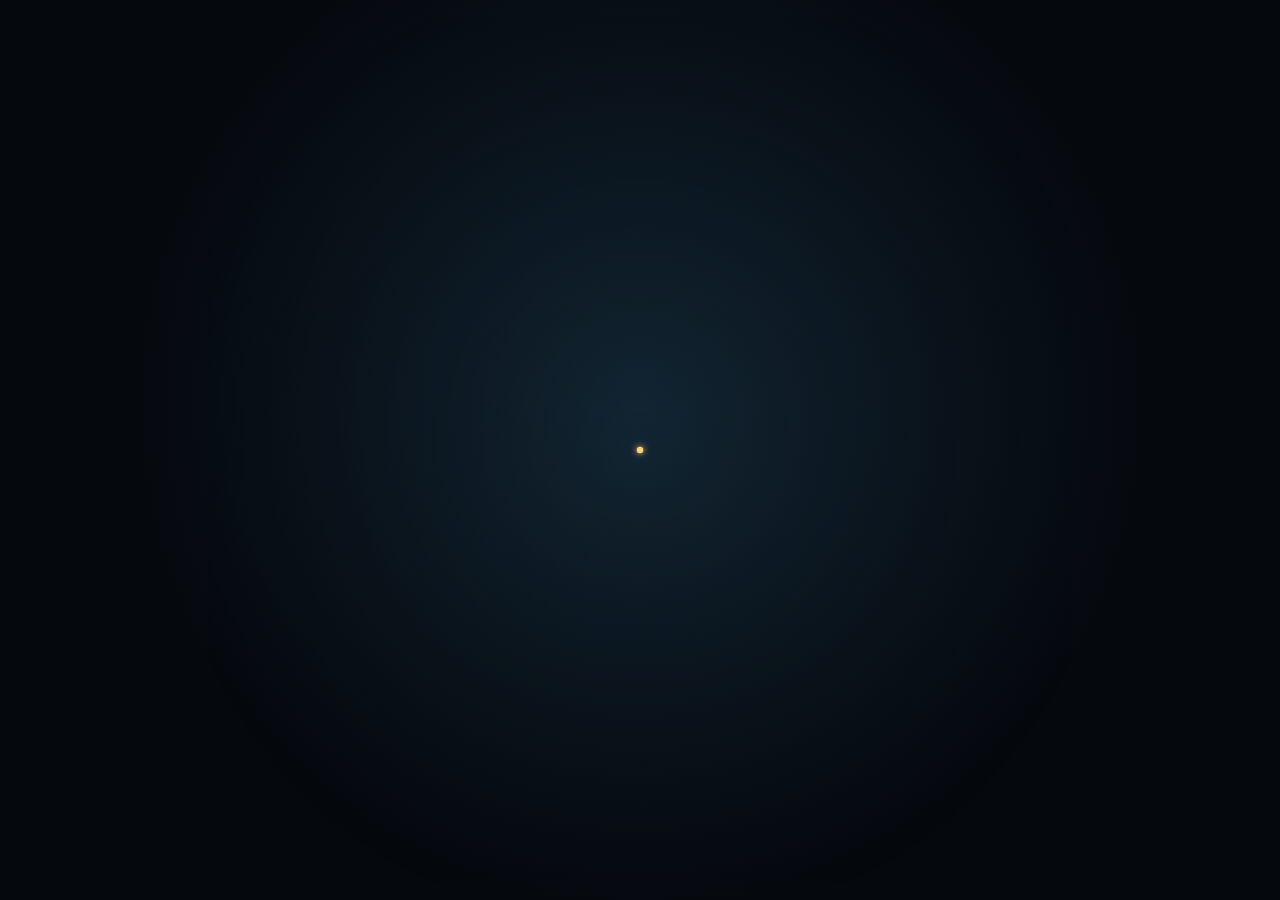
<file: assets/theorem_zero_canonical_substrate_v1_0_native_visual_runtime.html>
<!DOCTYPE html>
<html lang="en">
<head>
<meta charset="utf-8" />
<meta name="viewport" content="width=device-width, initial-scale=1" />
<title></title>
<style>
  :root {
    --bg: #05080d;
  }

  html,
  body {
    margin: 0;
    width: 100%;
    height: 100%;
    overflow: hidden;
    background:
      radial-gradient(circle at 50% 45%, rgba(22, 45, 60, 0.66), rgba(5, 8, 13, 1) 64%),
      linear-gradient(180deg, #08131e, var(--bg));
  }

  body {
    display: grid;
    place-items: center;
  }

  canvas {
    width: min(96vw, 96vh);
    height: min(96vw, 96vh);
    display: block;
  }
</style>
</head>
<body>

<canvas id="theorem-zero-canvas" aria-label="Theorem Zero canonical substrate viewer"></canvas>

<script type="application/json" id="theorem-zero-ledger">
{
  "title": "Theorem Zero — Canonical Substrate v1.0",
  "version": "1.0.0",
  "canonical_status": "canonical_substrate_v1_0",
  "field_type": "triangular_barycentric",
  "explicit_statement": "Theorem Zero — Canonical Substrate v1.0 defines a locked infinite triangular / barycentric substrate and includes a verified reference program over that substrate. The substrate is canonical. The reference activation, overlay, and rendering programs are programmable layers over it.",
  "radius_unit": 1,
  "coordinate_convention": {
    "name": "viewer_native_axial_barycentric",
    "coordinate_pair": "(q, r)",
    "integer_requirement": "q and r are integers",
    "orientation_warning": "This is viewer-native axial orientation and should not be confused with manuscript coordinate conventions unless an orientation / basis translation is explicitly applied."
  },
  "projection": {
    "type": "axial_triangular",
    "basis_q": [
      1,
      0
    ],
    "basis_r": [
      0.5,
      -0.8660254037844386
    ],
    "squared_norm": "q^2 + q*r + r^2",
    "screen_note": "The renderer may convert axial coordinates to screen coordinates, but screen coordinates are not the substrate."
  },
  "authority_model": {
    "substrate_definition": {
      "authority": "canonical_locked",
      "mutability": "fixed_for_v1_0",
      "role": "defines the lawful infinite field"
    },
    "activation_program": {
      "authority": "programmable_on_substrate",
      "mutability": "replaceable",
      "role": "selects finite content from the substrate"
    },
    "overlay_program": {
      "authority": "programmable_expression",
      "mutability": "replaceable",
      "role": "expresses activated substrate content through constructional or relational marks"
    },
    "rendering_program": {
      "authority": "presentation_runtime",
      "mutability": "replaceable",
      "role": "controls timing, camera, still/animation mode, labels, colours, opacity, and other display parameters"
    }
  },
  "semantic_precedence": {
    "ledger_is_semantic_authority": true,
    "substrate_definition_is_canonical_locked_for_v1_0": true,
    "activation_program_is_programmable_on_substrate": true,
    "overlay_program_is_programmable_expression_on_activation": true,
    "rendering_program_is_replaceable_presentation_runtime": true,
    "visual_layer_is_expression": true,
    "construction_overlay_is_subordinate_to_substrate": true,
    "on_mismatch": "Report ledger/runtime/visual inconsistency. Do not smooth over contradictions."
  },
  "substrate_definition": {
    "authority": "canonical_locked",
    "mutability": "fixed_for_v1_0",
    "role": "defines the lawful infinite field",
    "canonical_lock": true,
    "scope": "infinite",
    "single_substrate_statement": "The point, step, and carrier-family definitions are three mutually reinforcing definitions of one infinite triangular / barycentric substrate, not three different substrates.",
    "point_definition": {
      "valid_station": "A valid substrate station is any viewer-native axial / barycentric coordinate pair (q, r) where q and r are integers.",
      "point_set": "{ (q, r) | q in Z and r in Z }",
      "finite_activation_note": "Finite programs may activate finite subsets only; they do not define or exhaust the substrate."
    },
    "step_definition": {
      "generative_rule": "From any valid station (q, r), the six unit-neighbour stations are generated by adding the fixed station offsets A through F.",
      "orientation": {
        "A": "west",
        "B": "north-west",
        "C": "north-east",
        "D": "east",
        "E": "south-east",
        "F": "south-west"
      },
      "unit_neighbour_offsets": {
        "O": [
          0,
          0
        ],
        "A": [
          -1,
          0
        ],
        "B": [
          0,
          -1
        ],
        "C": [
          1,
          -1
        ],
        "D": [
          1,
          0
        ],
        "E": [
          0,
          1
        ],
        "F": [
          -1,
          1
        ]
      },
      "station_field_note": "The substrate is a lawful station-field with a unit-neighbour rule, not merely a set of dots.",
      "first_circle_station_coordinates": {
        "O": [
          0,
          0
        ],
        "A": [
          -1,
          0
        ],
        "B": [
          0,
          -1
        ],
        "C": [
          1,
          -1
        ],
        "D": [
          1,
          0
        ],
        "E": [
          0,
          1
        ],
        "F": [
          -1,
          1
        ]
      }
    },
    "carrier_family_definition": {
      "native_families": [
        "q = constant",
        "r = constant",
        "q + r = constant"
      ],
      "role": "These are the native straight-carrier families of the triangular / barycentric field.",
      "prohibition": "Do not introduce a Cartesian square grid or square tiling as substrate."
    }
  },
  "activation_program": {
    "authority": "programmable_on_substrate",
    "mutability": "replaceable",
    "role": "selects finite content from the substrate",
    "program_id": "reference_activation_first_seven_thirteen",
    "substrate_contract": {
      "coordinate_source": "substrate_definition.point_definition",
      "offset_source": "substrate_definition.step_definition.unit_neighbour_offsets",
      "carrier_source": "substrate_definition.carrier_family_definition.native_families",
      "projection_source": "projection"
    },
    "generation_rules": {
      "per_active_centre_nominal_generation": 6,
      "generated_perimeter_rule": "Apply the six substrate offsets A through F to each active centre.",
      "unique_count_rule": "Duplicate viewer-native axial coordinates are identified exactly.",
      "catchment_count_rule": "The catchment is the exact coordinate union of active centres and unique generated perimeter stations."
    },
    "stage_order": [
      "first_circle",
      "seven_circle_field",
      "thirteen_circle_catchment"
    ],
    "stages": [
      {
        "key": "first_circle",
        "active_centres": {
          "O": [
            0,
            0
          ]
        },
        "generated_perimeter_stations": {
          "nominal": 6,
          "unique": 6
        },
        "catchment": {
          "active_centres": 1,
          "unique_generated_perimeter_stations": 6,
          "total_unique_points": 7
        },
        "maximum_reach": 1,
        "shell_distribution_by_squared_norm": {
          "0": 1,
          "1": 6
        }
      },
      {
        "key": "seven_circle_field",
        "active_centres": {
          "O": [
            0,
            0
          ],
          "A_ring": [
            -2,
            0
          ],
          "B_ring": [
            0,
            -2
          ],
          "C_ring": [
            2,
            -2
          ],
          "D_ring": [
            2,
            0
          ],
          "E_ring": [
            0,
            2
          ],
          "F_ring": [
            -2,
            2
          ]
        },
        "generated_perimeter_stations": {
          "nominal": 42,
          "unique": 30
        },
        "catchment": {
          "active_centres": 7,
          "unique_generated_perimeter_stations": 30,
          "total_unique_points": 37
        },
        "maximum_reach": 3,
        "shell_distribution_by_squared_norm": {
          "0": 1,
          "1": 6,
          "3": 6,
          "4": 6,
          "7": 12,
          "9": 6
        }
      },
      {
        "key": "thirteen_circle_catchment",
        "active_centres": {
          "O": [
            0,
            0
          ],
          "A_ring": [
            -2,
            0
          ],
          "B_ring": [
            0,
            -2
          ],
          "C_ring": [
            2,
            -2
          ],
          "D_ring": [
            2,
            0
          ],
          "E_ring": [
            0,
            2
          ],
          "F_ring": [
            -2,
            2
          ],
          "A_outer": [
            -4,
            0
          ],
          "D_outer": [
            4,
            0
          ],
          "B_outer": [
            0,
            -4
          ],
          "E_outer": [
            0,
            4
          ],
          "C_outer": [
            4,
            -4
          ],
          "F_outer": [
            -4,
            4
          ]
        },
        "generated_perimeter_stations": {
          "nominal": 78,
          "unique": 60
        },
        "catchment": {
          "active_centres": 13,
          "unique_generated_perimeter_stations": 60,
          "total_unique_points": 73
        },
        "maximum_reach": 5,
        "shell_distribution_by_squared_norm": {
          "0": 1,
          "1": 6,
          "3": 6,
          "4": 6,
          "7": 12,
          "9": 6,
          "13": 12,
          "16": 6,
          "21": 12,
          "25": 6
        }
      }
    ]
  },
  "overlay_program": {
    "authority": "programmable_expression",
    "mutability": "replaceable",
    "role": "expresses activated substrate content through constructional or relational marks",
    "program_id": "reference_overlay_construction_marks",
    "substrate_contract": {
      "offset_source": "substrate_definition.step_definition.unit_neighbour_offsets",
      "carrier_source": "substrate_definition.carrier_family_definition.native_families",
      "square_grid_policy": "forbidden"
    },
    "declared_marks": [
      "centre_appearance",
      "circle_sweep",
      "station_generation",
      "radii",
      "chords",
      "cells",
      "release_construction_scaffolding",
      "carrier_family_appearance",
      "final_resolved_field_stations"
    ],
    "orientation_disclosure": {
      "required_in_first_cycle": true,
      "stage": "first_circle",
      "labels": {
        "O": "origin centre",
        "A": "west",
        "B": "north-west",
        "C": "north-east",
        "D": "east",
        "E": "south-east",
        "F": "south-west"
      },
      "persistence": "labels may fade after the first-circle instructional interval"
    },
    "non_substrate_marks": [
      "circles",
      "radii",
      "chords",
      "cells",
      "fades",
      "construction timing"
    ],
    "prohibitions": [
      "do not define the substrate",
      "do not introduce non-substrate geometry as substrate",
      "do not introduce square-grid lines",
      "do not introduce square tiling"
    ]
  },
  "rendering_program": {
    "authority": "presentation_runtime",
    "mutability": "replaceable",
    "role": "controls timing, camera, still/animation mode, labels, colours, opacity, and other display parameters",
    "program_id": "reference_rendering_animated_loop",
    "mode": "animated_loop",
    "radius_policy": "mathematical_radius_fixed",
    "unit_relation_policy": "unit_neighbour_relation_fixed",
    "camera_policy": "framing_may_change_without_changing_substrate_units",
    "data_consumption": "rendering consumes verified activation data derived from the ledger",
    "stage_durations_ms": {
      "first_circle": 15000,
      "seven_circle_field": 17000,
      "thirteen_circle_catchment": 23000
    },
    "view_reach": {
      "first_circle": 1.38,
      "seven_circle_field": 3.38,
      "thirteen_circle_catchment": 5.38
    },
    "label_policy": "O, A, B, C, D, E, and F are visibly disclosed during the first-circle stage. Later labels are presentation only."
  },
  "final_field_state": {
    "stage": "thirteen_circle_catchment",
    "phase": "final_resolved_field_stations",
    "circle_visibility": false,
    "join_visibility": false,
    "point_definition": "Resolved lawful field stations in the thirteen-circle catchment, not decorative particles.",
    "line_family_source": "substrate_definition.carrier_family_definition.native_families"
  },
  "verification_policy": {
    "canonical_runtime_failure_mode": "hard_fail",
    "strict_deep_equality_required": true,
    "must_verify": [
      "canonical identity",
      "version",
      "canonical status",
      "field type",
      "orientation",
      "substrate scope",
      "integer axial point-set statement",
      "six unit-neighbour offsets",
      "first-circle station coordinates",
      "projection basis",
      "squared norm declaration",
      "native carrier families",
      "authority model",
      "semantic precedence",
      "activation generation rules",
      "activation stage order",
      "active centre sets",
      "generated perimeter station counts",
      "catchment counts",
      "shell distributions by squared norm",
      "maximum reach",
      "overlay uses declared substrate sources",
      "rendering consumes verified activation data"
    ],
    "visual_mismatch_policy": "The renderer consumes verified layered data from substrate_definition, activation_program, overlay_program, and rendering_program. A verification failure prevents rendering and displays a diagnostic report."
  }
}
</script>

<script>
(() => {
  "use strict";

  const SQRT3 = Math.sqrt(3);
  const TAU = Math.PI * 2;
  const OFFSET_LABELS = ["A", "B", "C", "D", "E", "F"];

  function diagnostic(message, detail) {
    console.error("THEOREM ZERO CANONICAL VERIFICATION FAILED", message, detail || {});
    throw new Error(message);
  }

  function isPlainObject(value) {
    return Object.prototype.toString.call(value) === "[object Object]";
  }

  function strictDeepEqual(a, b) {
    if (Object.is(a, b)) return true;
    if (typeof a !== typeof b) return false;
    if (a === null || b === null) return false;
    if (Array.isArray(a) || Array.isArray(b)) {
      if (!Array.isArray(a) || !Array.isArray(b) || a.length !== b.length) return false;
      for (let i = 0; i < a.length; i++) if (!strictDeepEqual(a[i], b[i])) return false;
      return true;
    }
    if (isPlainObject(a) || isPlainObject(b)) {
      if (!isPlainObject(a) || !isPlainObject(b)) return false;
      const ak = Object.keys(a).sort();
      const bk = Object.keys(b).sort();
      if (!strictDeepEqual(ak, bk)) return false;
      for (const key of ak) if (!strictDeepEqual(a[key], b[key])) return false;
      return true;
    }
    return false;
  }

  function assertEqual(actual, expected, label) {
    if (!strictDeepEqual(actual, expected)) diagnostic(label + " mismatch.", { actual, expected });
  }

  function assertCondition(condition, label, detail) {
    if (!condition) diagnostic(label, detail);
  }

  function keyOf(q, r) {
    return q + "," + r;
  }

  function norm2(q, r) {
    return q * q + q * r + r * r;
  }

  function coordMapToList(map) {
    return Object.entries(map).map(([key, pair]) => ({ key, q: pair[0], r: pair[1] }));
  }

  function generateFromCentres(centres, offsets) {
    const centreSet = new Map();
    const generated = new Map();
    for (const centre of centres) {
      centreSet.set(keyOf(centre.q, centre.r), { q: centre.q, r: centre.r, role: "active_centre" });
      for (const label of OFFSET_LABELS) {
        const offset = offsets[label];
        const q = centre.q + offset[0];
        const r = centre.r + offset[1];
        generated.set(keyOf(q, r), { q, r, role: "generated_perimeter_station" });
      }
    }
    const catchment = new Map([...generated, ...centreSet]);
    return { centreSet, generated, catchment };
  }

  function shellDistribution(pointMap) {
    const out = {};
    for (const point of pointMap.values()) {
      const n = String(norm2(point.q, point.r));
      out[n] = (out[n] || 0) + 1;
    }
    return Object.fromEntries(Object.entries(out).sort((a, b) => Number(a[0]) - Number(b[0])));
  }

  function maximumReach(pointMap) {
    let max = 0;
    for (const point of pointMap.values()) max = Math.max(max, norm2(point.q, point.r));
    return Math.sqrt(max);
  }

  const ledgerElement = document.getElementById("theorem-zero-ledger");
  if (!ledgerElement) diagnostic("Ledger element is missing.");
  const ledger = JSON.parse(ledgerElement.textContent);

  const expectedIdentity = {
    title: "Theorem Zero — Canonical Substrate v1.0",
    version: "1.0.0",
    canonical_status: "canonical_substrate_v1_0",
    field_type: "triangular_barycentric"
  };
  const expectedOrientation = { A: "west", B: "north-west", C: "north-east", D: "east", E: "south-east", F: "south-west" };
  const expectedOffsets = { O: [0, 0], A: [-1, 0], B: [0, -1], C: [1, -1], D: [1, 0], E: [0, 1], F: [-1, 1] };
  const expectedFamilies = ["q = constant", "r = constant", "q + r = constant"];
  const expectedAuthorityModel = {
    substrate_definition: { authority: "canonical_locked", mutability: "fixed_for_v1_0", role: "defines the lawful infinite field" },
    activation_program: { authority: "programmable_on_substrate", mutability: "replaceable", role: "selects finite content from the substrate" },
    overlay_program: { authority: "programmable_expression", mutability: "replaceable", role: "expresses activated substrate content through constructional or relational marks" },
    rendering_program: { authority: "presentation_runtime", mutability: "replaceable", role: "controls timing, camera, still/animation mode, labels, colours, opacity, and other display parameters" }
  };
  const expectedSemanticPrecedence = {
    ledger_is_semantic_authority: true,
    substrate_definition_is_canonical_locked_for_v1_0: true,
    activation_program_is_programmable_on_substrate: true,
    overlay_program_is_programmable_expression_on_activation: true,
    rendering_program_is_replaceable_presentation_runtime: true,
    visual_layer_is_expression: true,
    construction_overlay_is_subordinate_to_substrate: true,
    on_mismatch: "Report ledger/runtime/visual inconsistency. Do not smooth over contradictions."
  };

  assertEqual({ title: ledger.title, version: ledger.version, canonical_status: ledger.canonical_status, field_type: ledger.field_type }, expectedIdentity, "canonical identity");
  assertEqual(ledger.radius_unit, 1, "radius unit");
  assertEqual(ledger.projection, {
    type: "axial_triangular",
    basis_q: [1, 0],
    basis_r: [0.5, -0.8660254037844386],
    squared_norm: "q^2 + q*r + r^2",
    screen_note: "The renderer may convert axial coordinates to screen coordinates, but screen coordinates are not the substrate."
  }, "projection");
  assertEqual(ledger.authority_model, expectedAuthorityModel, "authority model");
  assertEqual(ledger.semantic_precedence, expectedSemanticPrecedence, "semantic precedence");
  assertEqual(ledger.substrate_definition.authority, "canonical_locked", "substrate authority");
  assertEqual(ledger.substrate_definition.mutability, "fixed_for_v1_0", "substrate mutability");
  assertEqual(ledger.substrate_definition.role, "defines the lawful infinite field", "substrate role");
  assertEqual(ledger.substrate_definition.canonical_lock, true, "substrate canonical lock");
  assertEqual(ledger.substrate_definition.scope, "infinite", "substrate scope");
  assertEqual(ledger.substrate_definition.point_definition.point_set, "{ (q, r) | q in Z and r in Z }", "integer axial point-set statement");
  assertEqual(ledger.substrate_definition.step_definition.orientation, expectedOrientation, "orientation");
  assertEqual(ledger.substrate_definition.step_definition.unit_neighbour_offsets, expectedOffsets, "substrate offsets");
  assertEqual(ledger.substrate_definition.step_definition.first_circle_station_coordinates, expectedOffsets, "first-circle station coordinates");
  assertEqual(ledger.substrate_definition.carrier_family_definition.native_families, expectedFamilies, "native carrier families");
  assertEqual(ledger.final_field_state, {
    stage: "thirteen_circle_catchment",
    phase: "final_resolved_field_stations",
    circle_visibility: false,
    join_visibility: false,
    point_definition: "Resolved lawful field stations in the thirteen-circle catchment, not decorative particles.",
    line_family_source: "substrate_definition.carrier_family_definition.native_families"
  }, "final field state");
  assertEqual(Object.keys(ledger).sort(), [
    "activation_program",
    "authority_model",
    "canonical_status",
    "coordinate_convention",
    "explicit_statement",
    "field_type",
    "final_field_state",
    "overlay_program",
    "projection",
    "radius_unit",
    "rendering_program",
    "semantic_precedence",
    "substrate_definition",
    "title",
    "verification_policy",
    "version"
  ], "single-source top-level ledger keys");

  assertEqual(ledger.activation_program.authority, expectedAuthorityModel.activation_program.authority, "activation authority");
  assertEqual(ledger.activation_program.mutability, expectedAuthorityModel.activation_program.mutability, "activation mutability");
  assertEqual(ledger.activation_program.role, expectedAuthorityModel.activation_program.role, "activation role");
  assertEqual(ledger.activation_program.substrate_contract, {
    coordinate_source: "substrate_definition.point_definition",
    offset_source: "substrate_definition.step_definition.unit_neighbour_offsets",
    carrier_source: "substrate_definition.carrier_family_definition.native_families",
    projection_source: "projection"
  }, "activation substrate contract");
  assertEqual(ledger.overlay_program.substrate_contract, {
    offset_source: "substrate_definition.step_definition.unit_neighbour_offsets",
    carrier_source: "substrate_definition.carrier_family_definition.native_families",
    square_grid_policy: "forbidden"
  }, "overlay substrate contract");
  assertCondition(ledger.overlay_program.orientation_disclosure.required_in_first_cycle === true, "Overlay must disclose first-cycle orientation.", ledger.overlay_program.orientation_disclosure);
  assertEqual(ledger.overlay_program.orientation_disclosure.labels, { O: "origin centre", A: "west", B: "north-west", C: "north-east", D: "east", E: "south-east", F: "south-west" }, "overlay orientation labels");
  assertEqual(ledger.rendering_program.data_consumption, "rendering consumes verified activation data derived from the ledger", "rendering data consumption");
  assertEqual(ledger.rendering_program.radius_policy, "mathematical_radius_fixed", "rendering radius policy");
  assertEqual(ledger.rendering_program.unit_relation_policy, "unit_neighbour_relation_fixed", "rendering unit relation policy");
  assertCondition(ledger.verification_policy.canonical_runtime_failure_mode === "hard_fail", "Verification policy must hard-fail on mismatch.", ledger.verification_policy);
  assertCondition(ledger.verification_policy.strict_deep_equality_required === true, "Verification policy must require strict deep equality.", ledger.verification_policy);

  assertEqual(ledger.activation_program.generation_rules, {
    per_active_centre_nominal_generation: 6,
    generated_perimeter_rule: "Apply the six substrate offsets A through F to each active centre.",
    unique_count_rule: "Duplicate viewer-native axial coordinates are identified exactly.",
    catchment_count_rule: "The catchment is the exact coordinate union of active centres and unique generated perimeter stations."
  }, "activation generation rules");

  const verifiedOffsets = ledger.substrate_definition.step_definition.unit_neighbour_offsets;
  const verifiedCarrierFamilies = ledger.substrate_definition.carrier_family_definition.native_families;

  const stageData = ledger.activation_program.stages.map(stage => {
    const centres = coordMapToList(stage.active_centres);
    for (const centre of centres) {
      assertCondition(Number.isInteger(centre.q) && Number.isInteger(centre.r), stage.key + " active centre must be an integer axial station.", centre);
    }
    const generated = generateFromCentres(centres, verifiedOffsets);
    assertEqual(stage.generated_perimeter_stations.nominal, centres.length * OFFSET_LABELS.length, stage.key + " nominal generated station count");
    assertEqual(stage.generated_perimeter_stations.unique, generated.generated.size, stage.key + " unique generated station count");
    assertEqual(stage.catchment, {
      active_centres: centres.length,
      unique_generated_perimeter_stations: generated.generated.size,
      total_unique_points: generated.catchment.size
    }, stage.key + " catchment counts");
    assertEqual(shellDistribution(generated.catchment), stage.shell_distribution_by_squared_norm, stage.key + " shell distribution");
    assertEqual(maximumReach(generated.catchment), stage.maximum_reach, stage.key + " maximum reach");
    assertEqual(ledger.rendering_program.stage_durations_ms[stage.key] > 0, true, stage.key + " rendering duration declared");
    assertEqual(ledger.rendering_program.view_reach[stage.key] > stage.maximum_reach, true, stage.key + " rendering view reach declared");
    return {
      key: stage.key,
      centres,
      duration: ledger.rendering_program.stage_durations_ms[stage.key],
      viewReach: ledger.rendering_program.view_reach[stage.key]
    };
  });

  assertEqual(stageData.map(stage => stage.key), ledger.activation_program.stage_order, "activation stage order");
  assertEqual(stageData.map(stage => stage.key), ["first_circle", "seven_circle_field", "thirteen_circle_catchment"], "reference activation stage order");

  const verifiedOrientationLabels = ledger.overlay_program.orientation_disclosure.labels;
  const canvas = document.getElementById("theorem-zero-canvas");
  const ctx = canvas.getContext("2d", { alpha: true });
  let dpr = 1;
  let width = 0;
  let height = 0;
  let screenCentre = { x: 0, y: 0 };
  let unit = 1;
  const totalDuration = stageData.reduce((sum, stage) => sum + stage.duration, 0);

  function resize() {
    const box = canvas.getBoundingClientRect();
    dpr = Math.max(1, window.devicePixelRatio || 1);
    width = Math.max(2, Math.floor(box.width * dpr));
    height = Math.max(2, Math.floor(box.height * dpr));
    if (canvas.width !== width || canvas.height !== height) {
      canvas.width = width;
      canvas.height = height;
    }
    screenCentre = { x: width / 2, y: height / 2 };
  }

  function axialToMath(q, r) {
    return { x: q + 0.5 * r, y: -(SQRT3 / 2) * r };
  }

  function mathToScreen(point, viewReach) {
    unit = Math.min(width, height) / (viewReach * 2);
    return { x: screenCentre.x + point.x * unit, y: screenCentre.y - point.y * unit };
  }

  function axialToScreen(q, r, viewReach) {
    return mathToScreen(axialToMath(q, r), viewReach);
  }

  function clamp01(x) { return Math.max(0, Math.min(1, x)); }
  function smooth(x) { x = clamp01(x); return x * x * (3 - 2 * x); }
  function pulse(a, b, x) { return smooth((x - a) / (b - a)); }
  function fadeOut(a, b, x) { return 1 - pulse(a, b, x); }
  function windowPulse(a, b, x) { return pulse(a, (a + b) / 2, x) * fadeOut((a + b) / 2, b, x); }

  function setStroke(color, alpha, lineWidth, glow) {
    ctx.globalAlpha = alpha;
    ctx.strokeStyle = color;
    ctx.lineWidth = lineWidth * dpr;
    ctx.lineCap = "round";
    ctx.lineJoin = "round";
    ctx.shadowColor = color;
    ctx.shadowBlur = glow * dpr;
  }

  function setFill(color, alpha, glow) {
    ctx.globalAlpha = alpha;
    ctx.fillStyle = color;
    ctx.shadowColor = color;
    ctx.shadowBlur = glow * dpr;
  }

  function drawPoint(q, r, viewReach, alpha, color, size) {
    if (alpha <= 0.002) return;
    const p = axialToScreen(q, r, viewReach);
    setFill(color, alpha, 6);
    ctx.beginPath();
    ctx.arc(p.x, p.y, size * dpr, 0, TAU);
    ctx.fill();
  }

  function drawCircle(q, r, viewReach, alpha, color, progress) {
    if (alpha <= 0.002) return;
    const p = axialToScreen(q, r, viewReach);
    setStroke(color, alpha, 1.05, 7);
    ctx.beginPath();
    ctx.arc(p.x, p.y, ledger.radius_unit * unit, -Math.PI / 2, -Math.PI / 2 + TAU * clamp01(progress));
    ctx.stroke();
  }

  function drawSegment(a, b, viewReach, alpha, color, lineWidth, progress) {
    if (alpha <= 0.002) return;
    const p = axialToScreen(a[0], a[1], viewReach);
    const q = axialToScreen(b[0], b[1], viewReach);
    const t = clamp01(progress == null ? 1 : progress);
    setStroke(color, alpha, lineWidth, 5);
    ctx.beginPath();
    ctx.moveTo(p.x, p.y);
    ctx.lineTo(p.x + (q.x - p.x) * t, p.y + (q.y - p.y) * t);
    ctx.stroke();
  }

  function fillTriangle(a, b, c, viewReach, alpha) {
    if (alpha <= 0.002) return;
    const p0 = axialToScreen(a[0], a[1], viewReach);
    const p1 = axialToScreen(b[0], b[1], viewReach);
    const p2 = axialToScreen(c[0], c[1], viewReach);
    ctx.globalAlpha = alpha;
    ctx.fillStyle = "rgba(100,255,210,0.20)";
    ctx.shadowColor = "rgba(100,255,210,1)";
    ctx.shadowBlur = 5 * dpr;
    ctx.beginPath();
    ctx.moveTo(p0.x, p0.y);
    ctx.lineTo(p1.x, p1.y);
    ctx.lineTo(p2.x, p2.y);
    ctx.closePath();
    ctx.fill();
  }

  function stationFor(label, centrePoint) {
    const offset = verifiedOffsets[label];
    return [centrePoint.q + offset[0], centrePoint.r + offset[1]];
  }

  function drawCarrierLine(p0, p1, viewReach, alpha, color) {
    if (alpha <= 0.002) return;
    const a = axialToScreen(p0[0], p0[1], viewReach);
    const b = axialToScreen(p1[0], p1[1], viewReach);
    setStroke(color, alpha, 0.58, 4);
    ctx.beginPath();
    ctx.moveTo(a.x, a.y);
    ctx.lineTo(b.x, b.y);
    ctx.stroke();
  }

  function drawCarrierFamilies(viewReach, alpha, progress) {
    assertEqual(verifiedCarrierFamilies, ["q = constant", "r = constant", "q + r = constant"], "carrier families available to renderer");
    const range = Math.ceil(viewReach * 1.55);
    const long = range + 4;
    const qIn = pulse(0.00, 0.34, progress);
    const rIn = pulse(0.22, 0.60, progress);
    const sIn = pulse(0.46, 0.84, progress);
    for (let k = -range; k <= range; k++) {
      const edge = 1 - Math.min(1, Math.abs(k) / (range + 1));
      const a = alpha * (0.28 + 0.72 * edge);
      drawCarrierLine([k, -long], [k, long], viewReach, a * qIn, "rgba(100,255,210,1)");
      drawCarrierLine([-long, k], [long, k], viewReach, a * rIn, "rgba(143,185,255,1)");
      drawCarrierLine([-long, k + long], [long, k - long], viewReach, a * sIn, "rgba(234,255,247,1)");
    }
  }

  function drawCatchment(stage, viewReach, alpha) {
    const generated = generateFromCentres(stage.centres, verifiedOffsets);
    for (const point of generated.catchment.values()) {
      const isCentre = point.role === "active_centre";
      drawPoint(point.q, point.r, viewReach, alpha * (isCentre ? 0.95 : 0.76), isCentre ? "rgba(255,211,110,1)" : "rgba(100,255,210,1)", isCentre ? 1.9 : 1.35);
    }
  }

  function drawConstructionForCentre(centrePoint, viewReach, phase, stageKey, alphaSet) {
    if (alphaSet.cells > 0.002) {
      for (let i = 0; i < OFFSET_LABELS.length; i++) {
        fillTriangle([centrePoint.q, centrePoint.r], stationFor(OFFSET_LABELS[i], centrePoint), stationFor(OFFSET_LABELS[(i + 1) % OFFSET_LABELS.length], centrePoint), viewReach, alphaSet.cells);
      }
    }

    drawPoint(centrePoint.q, centrePoint.r, viewReach, alphaSet.centre, "rgba(255,211,110,1)", 3.25);
    drawCircle(centrePoint.q, centrePoint.r, viewReach, alphaSet.circle, centrePoint.key === "O" ? "rgba(255,211,110,1)" : "rgba(143,185,255,1)", alphaSet.circleDraw);


    for (let i = 0; i < OFFSET_LABELS.length; i++) {
      const label = OFFSET_LABELS[i];
      const station = stationFor(label, centrePoint);
      const appear = alphaSet.stations * pulse(0.05 + i * 0.055, 0.22 + i * 0.055, phase);
      drawPoint(station[0], station[1], viewReach, appear, "rgba(100,255,210,1)", 2.35);
      drawSegment([centrePoint.q, centrePoint.r], station, viewReach, alphaSet.radii, "rgba(100,255,210,1)", 0.9, pulse(0.22 + i * 0.025, 0.38 + i * 0.025, phase));
      const next = stationFor(OFFSET_LABELS[(i + 1) % OFFSET_LABELS.length], centrePoint);
      drawSegment(station, next, viewReach, alphaSet.chords, "rgba(234,255,247,1)", 0.95, pulse(0.40 + i * 0.025, 0.55 + i * 0.025, phase));
    }
  }

  function alphaSet(stageKey, phase) {
    const final = stageKey === "thirteen_circle_catchment";
    const field = final ? pulse(0.78, 0.90, phase) * fadeOut(0.972, 1, phase) : 0;
    return {
      centre: pulse(0.00, 0.08, phase) * (final ? Math.max(0.25, 1 - field * 0.70) : 1),
      circleDraw: pulse(0.07, 0.21, phase),
      circle: pulse(0.07, 0.21, phase) * fadeOut(0.62, final ? 0.76 : 0.72, phase),
      stations: pulse(0.16, 0.37, phase) * (final ? Math.max(0.25, 1 - field * 0.70) : 1),
      radii: pulse(0.30, 0.48, phase) * fadeOut(0.68, final ? 0.82 : 0.80, phase),
      chords: pulse(0.44, 0.61, phase) * fadeOut(0.68, final ? 0.82 : 0.80, phase),
      cells: pulse(0.52, 0.66, phase) * fadeOut(0.72, final ? 0.84 : 0.86, phase) * 0.62,
      carriers: final ? field : windowPulse(0.70, 0.98, phase),
      field
    };
  }

  function getStageAt(time) {
    let acc = 0;
    for (let i = 0; i < stageData.length; i++) {
      const end = acc + stageData[i].duration;
      if (time < end) return { index: i, phase: (time - acc) / stageData[i].duration };
      acc = end;
    }
    return { index: stageData.length - 1, phase: 1 };
  }

  function viewReachFor(index, phase) {
    const current = stageData[index];
    const next = stageData[(index + 1) % stageData.length];
    const k = pulse(0.90, 1.00, phase);
    return current.viewReach + (next.viewReach - current.viewReach) * k;
  }

  function paintBackground() {
    ctx.clearRect(0, 0, width, height);
    const gradient = ctx.createRadialGradient(screenCentre.x, screenCentre.y, 0, screenCentre.x, screenCentre.y, Math.min(width, height) * 0.56);
    gradient.addColorStop(0, "rgba(22,45,60,0.32)");
    gradient.addColorStop(1, "rgba(5,8,13,0)");
    ctx.globalAlpha = 1;
    ctx.fillStyle = gradient;
    ctx.fillRect(0, 0, width, height);
  }

  function render(time) {
    resize();
    paintBackground();
    const t = ((time % totalDuration) + totalDuration) % totalDuration;
    const position = getStageAt(t);
    const stage = stageData[position.index];
    const phase = clamp01(position.phase);
    const viewReach = viewReachFor(position.index, phase);
    const alphas = alphaSet(stage.key, phase);

    for (let i = stage.centres.length - 1; i >= 0; i--) {
      const c = stage.centres[i];
      const delayed = i === 0 ? 1 : pulse(0.04 + i * 0.006, 0.22 + i * 0.006, phase);
      drawConstructionForCentre(c, viewReach, phase, stage.key, {
        centre: alphas.centre * (c.key === "O" ? 1 : 0.62 * delayed),
        circle: alphas.circle * (c.key === "O" ? 1 : 0.56 * delayed),
        circleDraw: alphas.circleDraw,
        stations: alphas.stations * (c.key === "O" ? 1 : 0.42 * delayed),
        radii: alphas.radii * (c.key === "O" ? 1 : 0.27 * delayed),
        chords: alphas.chords * (c.key === "O" ? 1 : 0.24 * delayed),
        cells: alphas.cells * (c.key === "O" ? 1 : 0.36 * delayed)
      });
    }

    if (stage.key === "thirteen_circle_catchment" && alphas.field > 0.002) {
      drawCatchment(stage, viewReach, alphas.field);
      drawCarrierFamilies(viewReach, alphas.field * 0.86, pulse(0.80, 0.92, phase));
    }

    ctx.globalAlpha = 1;
    ctx.shadowBlur = 0;
    requestAnimationFrame(render);
  }
  resize();
  window.addEventListener("resize", resize);
  requestAnimationFrame(render);
})();
</script>
</body>
</html>
</file>
<file: assets/site.css>
/* Ringside View shared site styling */
:root{
  --ink:#1f2933;
  --muted:#667085;
  --paper:#fbf7ef;
  --paper-deep:#efe4d2;
  --card:#fffdf8;
  --line:#ded3c2;
  --deep:#17202a;
  --night:#111820;
  --blue:#263f5f;
  --gold:#b8872b;
  --green:#2f5d50;
  --red:#7b3d35;
  --shadow:0 20px 70px rgba(23,32,42,.10);
  --soft-shadow:0 10px 34px rgba(23,32,42,.07);
  --radius:24px;
}
*{box-sizing:border-box;}
html{scroll-behavior:smooth;}
body{
  margin:0;
  background:radial-gradient(circle at top left,#fffdf8 0,#fbf7ef 44%,#efe4d2 100%);
  color:var(--ink);
  font-family:Georgia,'Times New Roman',serif;
  line-height:1.7;
}
a{color:var(--blue);}
a:focus-visible,summary:focus-visible{outline:3px solid rgba(184,135,43,.55);outline-offset:4px;border-radius:10px;}
.site-nav{
  position:sticky;
  top:0;
  z-index:50;
  background:rgba(17,24,32,.96);
  color:white;
  border-bottom:4px solid var(--gold);
  box-shadow:0 12px 30px rgba(0,0,0,.18);
}
.nav-inner{max-width:1180px;margin:0 auto;padding:12px 22px;display:flex;align-items:center;justify-content:space-between;gap:16px;}
.brand{color:white;text-decoration:none;font-weight:bold;letter-spacing:.03em;white-space:nowrap;}
.nav-links{display:flex;gap:8px;flex-wrap:wrap;justify-content:flex-end;}
.nav-links a{color:#f7ead7;text-decoration:none;border:1px solid rgba(255,255,255,.16);border-radius:999px;padding:8px 12px;font-size:.94rem;}
.nav-links a:hover{background:rgba(255,255,255,.08);color:white;}
.hero{
  background:linear-gradient(135deg,#111820,#263f5f);
  color:#fff;
  padding:70px clamp(24px,8vw,96px) 58px;
  border-bottom:6px solid var(--gold);
}
.hero.narrow{padding-top:56px;padding-bottom:46px;}
.kicker{text-transform:uppercase;letter-spacing:.18em;color:#f3ca78;font-size:.78rem;margin:0 0 14px;}
h1{font-size:clamp(2.25rem,6vw,5.35rem);line-height:1.01;letter-spacing:-.055em;margin:0 0 18px;}
.hero p{font-size:clamp(1.08rem,2vw,1.28rem);color:#f7ead7;max-width:950px;margin:0;}
.container{max-width:1180px;margin:0 auto;padding:42px 24px 84px;}
.container.reading{max-width:980px;}
.section,.card,.route-panel,details.panel{
  background:rgba(255,253,248,.94);
  border:1px solid var(--line);
  border-radius:var(--radius);
  box-shadow:var(--shadow);
  padding:clamp(22px,4vw,36px);
  margin:24px 0;
}
.section.paper{background:#f7f0e4;}
.section.green{border-left:6px solid var(--green);}
.section.gold{border-left:6px solid var(--gold);}
.section.blue{border-left:6px solid var(--blue);}
h2{font-size:clamp(1.65rem,3vw,2.25rem);line-height:1.14;margin:0 0 14px;color:var(--deep);letter-spacing:-.025em;}
h3{font-size:1.28rem;line-height:1.25;margin:0 0 10px;color:var(--blue);}
p{font-size:1.065rem;margin:0 0 16px;}
.lead{font-size:1.22rem;color:#24313b;}
.grid{display:grid;grid-template-columns:repeat(auto-fit,minmax(240px,1fr));gap:18px;margin:22px 0 0;}
.grid.wide{grid-template-columns:repeat(auto-fit,minmax(280px,1fr));}
.card{margin:0;box-shadow:var(--soft-shadow);padding:22px;}
.card.gold{border-top:5px solid var(--gold);}
.card.green{border-top:5px solid var(--green);}
.card.blue{border-top:5px solid var(--blue);}
.card.red{border-top:5px solid var(--red);}
.tagrow{display:flex;flex-wrap:wrap;gap:8px;margin:14px 0 0;}
.tag{font-size:.84rem;padding:5px 10px;border:1px solid var(--line);background:#fbf4e7;border-radius:999px;color:#4c5963;}
.button-row{display:flex;gap:12px;flex-wrap:wrap;align-items:center;margin-top:22px;}
.button,.secondary{
  display:inline-block;
  text-decoration:none;
  border-radius:999px;
  padding:12px 18px;
  font-weight:bold;
  line-height:1.2;
}
.button{background:var(--deep);color:white;box-shadow:0 12px 30px rgba(23,32,42,.16);}
.button:hover{background:var(--blue);}
.secondary{color:var(--blue);border:1px solid var(--line);background:#fffdf8;}
.secondary:hover{border-color:var(--gold);}
.callout{background:#f7f0e4;border-left:6px solid var(--gold);border-radius:18px;padding:20px 22px;margin:22px 0;}
.callout.green{border-left-color:var(--green);}
.route-list{display:grid;grid-template-columns:repeat(auto-fit,minmax(250px,1fr));gap:14px;margin-top:18px;}
.route{display:block;text-decoration:none;color:var(--ink);background:#fffdf8;border:1px solid var(--line);border-radius:18px;padding:18px;box-shadow:var(--soft-shadow);}
.route strong{display:block;color:var(--deep);margin-bottom:5px;}
.route span{display:block;color:var(--muted);font-size:.96rem;}
summary{cursor:pointer;font-weight:bold;color:var(--deep);font-size:1.18rem;list-style:none;}
summary::-webkit-details-marker{display:none;}
summary::after{content:'+';float:right;color:var(--gold);font-size:1.3rem;line-height:1;}
details[open] summary::after{content:'-';}
details.panel{padding:0;overflow:hidden;}
details.panel summary{padding:20px 24px;background:#fff8ea;border-bottom:1px solid transparent;}
details.panel[open] summary{border-bottom-color:var(--line);}
details.panel .detail-body{padding:24px;}
.axis-table{width:100%;border-collapse:collapse;background:#fffef9;border:1px solid var(--line);font-size:.97rem;margin-top:16px;}
.axis-table th,.axis-table td{border:1px solid var(--line);padding:12px;text-align:left;vertical-align:top;}
.axis-table th{background:#efe4d2;color:#1d2730;}
.archive-frame{width:100%;min-height:80vh;border:1px solid var(--line);border-radius:20px;background:#fbf7ef;box-shadow:var(--soft-shadow);}
.footer{max-width:1180px;margin:0 auto;padding:28px 24px 46px;color:var(--muted);border-top:1px solid var(--line);font-size:.95rem;}
.footer a{margin-right:14px;}
@media(max-width:760px){
  .site-nav{position:static;}
  .nav-inner{align-items:flex-start;flex-direction:column;}
  .nav-links{justify-content:flex-start;}
  .nav-links a{font-size:.9rem;padding:7px 10px;}
  .hero{padding:46px 22px 38px;}
  .container{padding:28px 16px 58px;}
  .section,.card,.route-panel,details.panel{border-radius:20px;}
  p{font-size:1.02rem;}
  .lead{font-size:1.12rem;}
  .button,.secondary{width:100%;text-align:center;}
  .axis-table{display:block;overflow-x:auto;}
  .archive-frame{min-height:70vh;}
}
</file>
